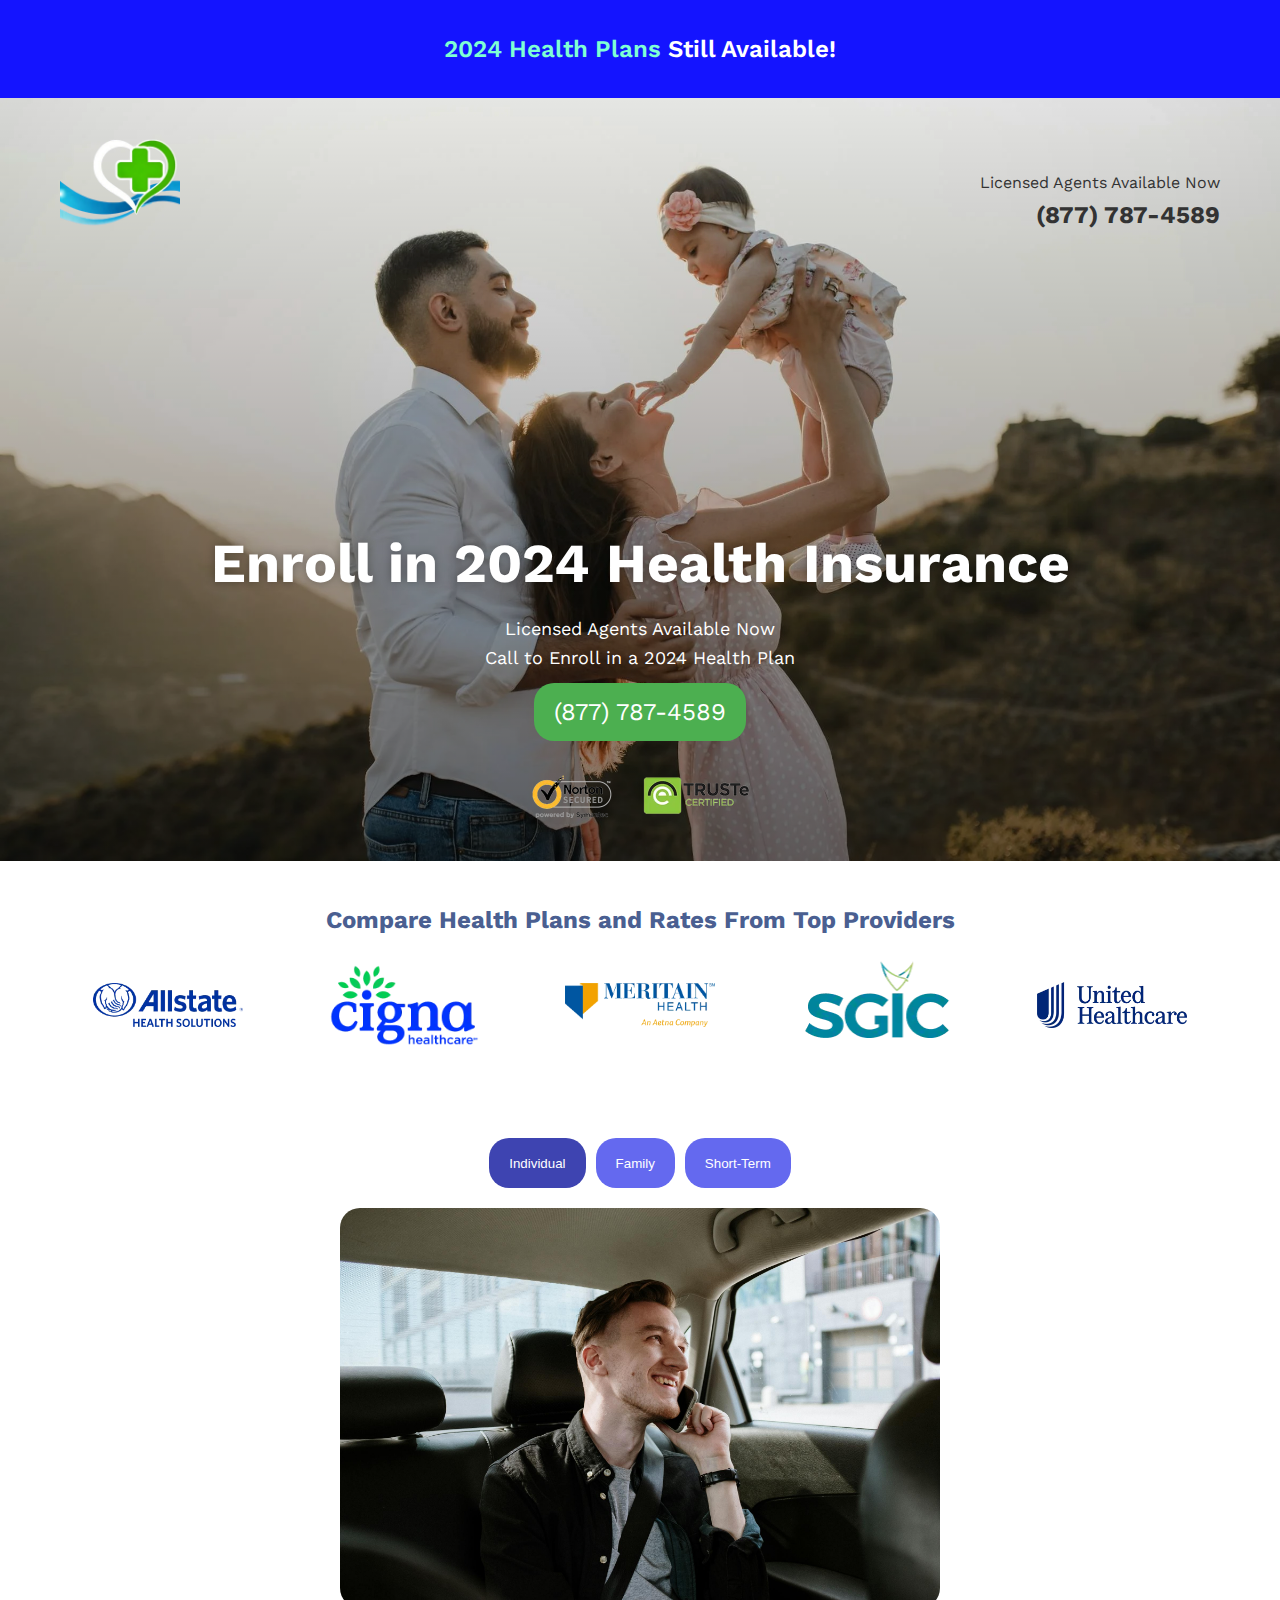
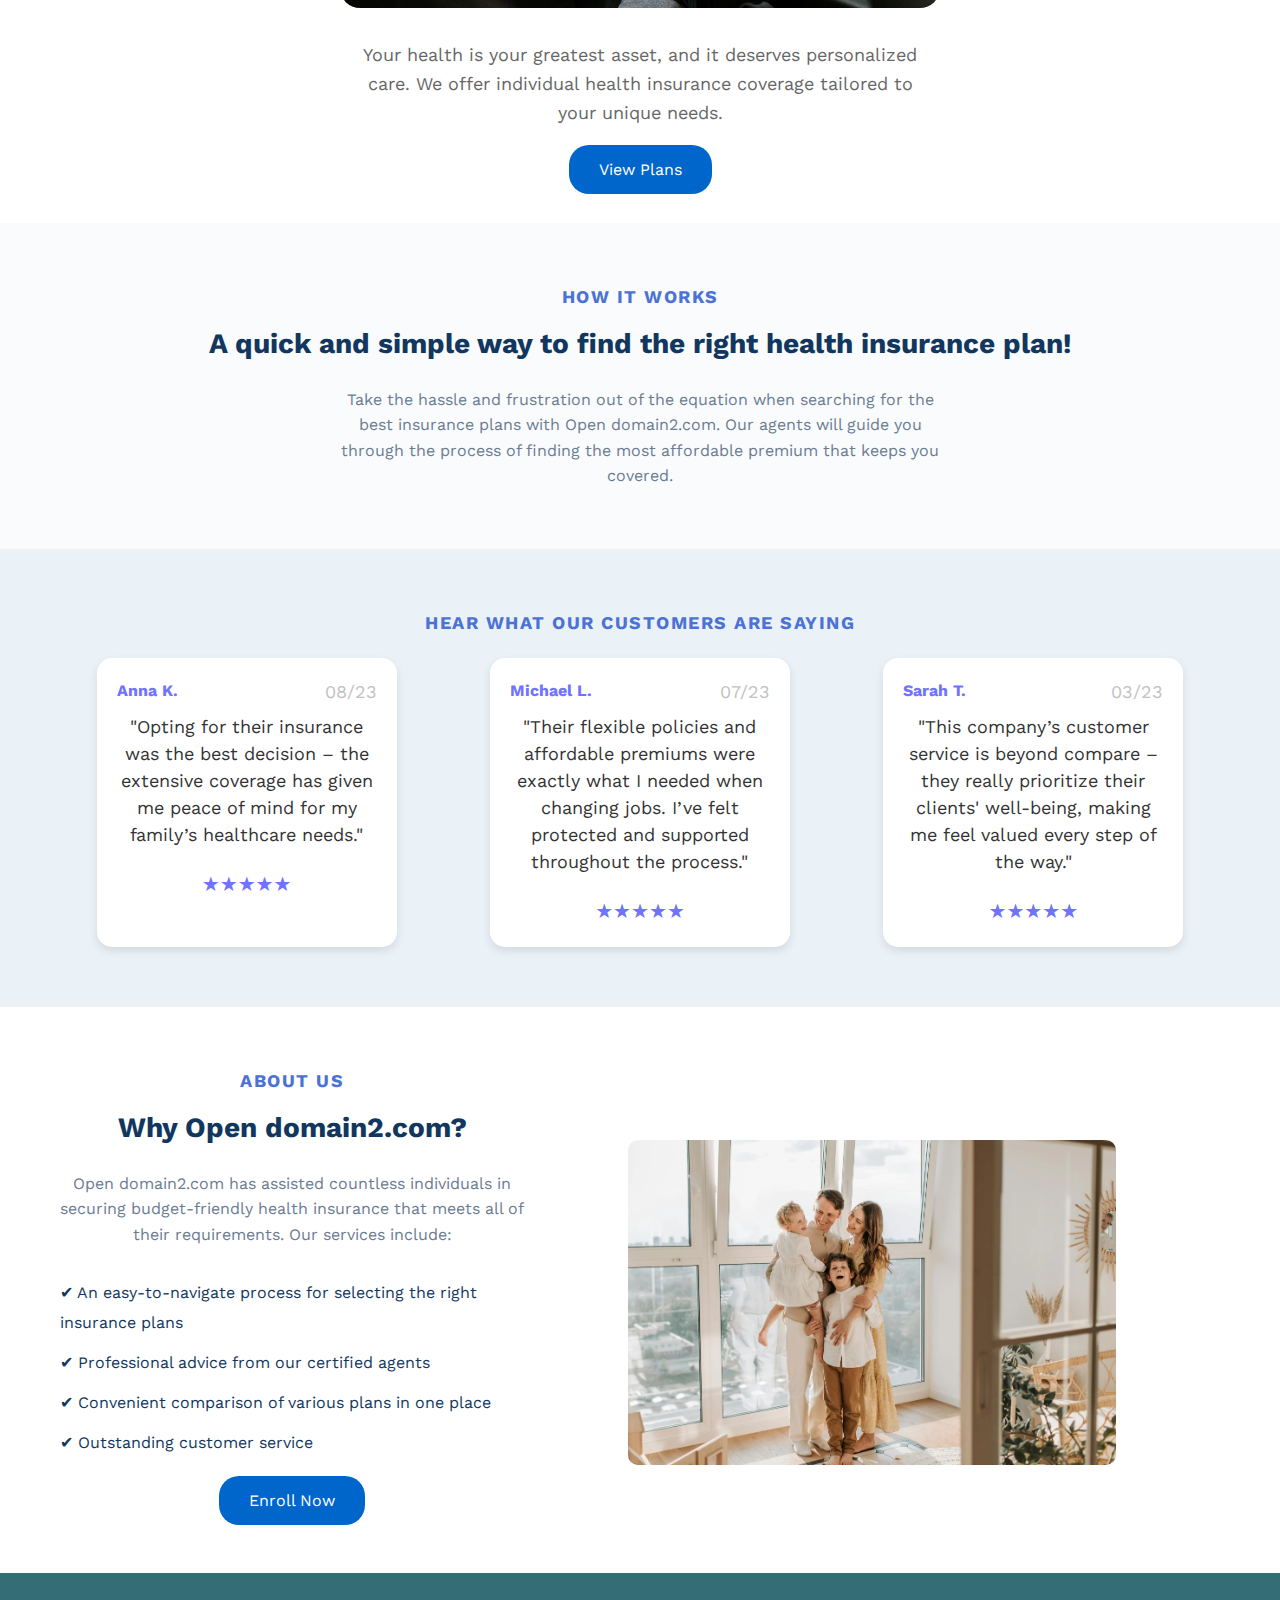
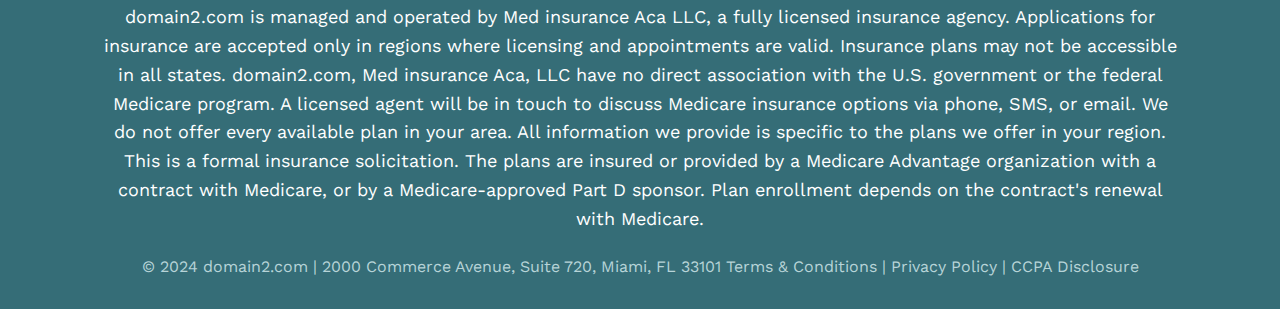
<file: index.html>
<!DOCTYPE html>
<html lang="en">

<head>
    <meta charset="UTF-8">
    <meta name="viewport" content="width=device-width, initial-scale=1.0">
    <meta http-equiv="X-UA-Compatible" content="IE=edge">
    <title>domain2.com</title>
    <link rel="stylesheet" href="css/styles.css">
    <link rel="icon" href="/images/logo.webp" type="image/x-icon">
</head>

<body>
    <div class="header__banner">
        <p><span>2024 Health Plans</span> Still Available!</p>
    </div>
    <header class="header">
        <div class="container container__header">
            <div class="header__top">
                <div class="logo">
                    <a href="/">
                        <img src="images/logo.webp" alt="Get Me Health Insurance Logo">
                    </a>
                </div>
                <div class="header__call">
                    <a href="tel:8777874589" class="phone-number">
                        <span class="phone-text">Licensed Agents Available Now</span>
                        <span class="phone">(877) 787-4589</span>
                    </a>
                </div>
            </div>
            <div class="header__content">
                <h1>Enroll in 2024 Health Insurance</h1>
                <div class="licensed-text">
                    <p>Licensed Agents Available Now <br> Call to Enroll in a 2024 Health Plan</p>
                </div>
                <a href="tel:8777874589" class="btn-call">(877) 787-4589</a>
                <div class="header__img-wrapper">
                    <img src="./images/header.webp" alt="header">
                </div>
            </div>
        </div>
    </header>

    <section class="health-plans">
        <div class="container">
            <h2>Compare Health Plans and Rates From Top Providers</h2>
            <div class="health-providers">
                <div class="provider">
                    <img src="images/1.webp" alt="Allstate">
                </div>
                <div class="provider">
                    <img src="images/2.webp" alt="Cigna">
                </div>
                <div class="provider">
                    <img src="images/3.webp" alt="Meritain Health">
                </div>
                <div class="provider">
                    <img src="images/4.webp" alt="SGIC">
                </div>
                <div class="provider">
                    <img src="images/5.webp" alt="United Healthcare">
                </div>
            </div>
        </div>
    </section>

    <section class="plans-section">
        <div class="container">
            <div class="tabs">
                <button class="tab-button active" onclick="showPlan('individual')">Individual</button>
                <button class="tab-button" onclick="showPlan('family')">Family</button>
                <button class="tab-button" onclick="showPlan('short-term')">Short-Term</button>
            </div>
            <div class="plan-content">
                <div class="plan active" id="individual">
                    <img src="/images/individ.webp" alt="Individual Plan">
                    <p>Your health is your greatest asset, and it deserves personalized care. We offer individual health
                        insurance coverage tailored to your unique needs.</p>
                </div>
                <div class="plan" id="family">
                    <img src="/images/family.webp" alt="Family Plan">
                    <p>We provide comprehensive health insurance plans designed to protect your entire family, offering
                        flexible and affordable options.</p>
                </div>
                <div class="plan" id="short-term">
                    <img src="/images/woman.webp" alt="Short-Term Plan">
                    <p>Short-term health insurance offers a temporary solution for unexpected health needs or while you
                        are between long-term plans.</p>
                </div>
            </div>
            <div class="view-plans-button">
                <a href="howitworks.html" class="btn">View Plans</a>
            </div>
        </div>
    </section>

    <script>
        function showPlan(plan) {
            const plans = document.querySelectorAll('.plan');
            const buttons = document.querySelectorAll('.tab-button');

            plans.forEach(p => p.classList.remove('active'));
            buttons.forEach(btn => btn.classList.remove('active'));

            document.getElementById(plan).classList.add('active');
            document.querySelector(`[onclick="showPlan('${plan}')"]`).classList.add('active');
        }

        // При загрузке страницы показать первый план
        document.addEventListener('DOMContentLoaded', () => {
            showPlan('individual');
        });

    </script>

    <section class="how-it-works-section">
        <div class="container">
            <h4 class="section-title">HOW IT WORKS</h4>
            <h2 class="main-title">A quick and simple way to find the right health insurance plan!</h2>
            <p class="description">
                Take the hassle and frustration out of the equation when searching for the best insurance plans with
                Open domain2.com. Our agents will guide you through the process of finding the most affordable premium
                that keeps you covered.
            </p>
        </div>
    </section>

    <section class="testimonials-section">
        <div class="container">
            <h4 class="section-title">Hear What our Customers are Saying</h4>
            <div class="testimonials">
                <div class="testimonial">
                    <h3 class="customer-name">Anna K.</h3>
                    <p class="date">08/23</p>
                    <p class="testimonial-text">"Opting for their insurance was the best decision – the extensive
                        coverage has given me peace of mind for my family’s healthcare needs."</p>
                    <div class="stars">★★★★★</div>
                </div>
                <div class="testimonial">
                    <h3 class="customer-name">Michael L.</h3>
                    <p class="date">07/23</p>
                    <p class="testimonial-text">"Their flexible policies and affordable premiums were exactly what I
                        needed when changing jobs. I’ve felt protected and supported throughout the process."</p>
                    <div class="stars">★★★★★</div>
                </div>
                <div class="testimonial">
                    <h3 class="customer-name">Sarah T.</h3>
                    <p class="date">03/23</p>
                    <p class="testimonial-text">"This company’s customer service is beyond compare – they really
                        prioritize their clients' well-being, making me feel valued every step of the way."</p>
                    <div class="stars">★★★★★</div>
                </div>

            </div>
        </div>
    </section>

    <section class="about-us-section">
        <div class="container container__about">
            <div class="about-us-content">

                <h4 class="section-title">ABOUT US</h4>
                <h2 class="main-title">Why Open domain2.com?</h2>
                <p class="description">Open domain2.com has assisted countless individuals in securing budget-friendly
                    health insurance that meets all of their requirements. Our services include:</p>
                <ul class="features-list">
                    <li>✔ An easy-to-navigate process for selecting the right insurance plans</li>
                    <li>✔ Professional advice from our certified agents</li>
                    <li>✔ Convenient comparison of various plans in one place</li>
                    <li>✔ Outstanding customer service</li>
                </ul>
                <a href="/questions.html" class="btn">Enroll Now</a>
            </div>

            <div class="about-us-image">
                <img src="/images/aboutfamily.webp" alt="Happy Family">
            </div>

        </div>
    </section>

    <footer class="footer-section">
        <p class="footer-text">
            domain2.com is managed and operated by Med insurance Aca LLC, a fully licensed insurance agency.
            Applications for insurance are accepted only in regions where licensing and appointments are valid.
            Insurance plans may not be accessible in all states. domain2.com, Med insurance Aca, LLC have no direct
            association with the U.S. government or the federal Medicare program. A licensed agent will be in touch to
            discuss Medicare insurance options via phone, SMS, or email. We do not offer every available plan in your
            area. All information we provide is specific to the plans we offer in your region. This is a formal
            insurance solicitation. The plans are insured or provided by a Medicare Advantage organization with a
            contract with Medicare, or by a Medicare-approved Part D sponsor. Plan enrollment depends on the contract's
            renewal with Medicare.
        </p>
        <p class="footer-copyright">
            © 2024 domain2.com | 2000 Commerce Avenue, Suite 720, Miami, FL 33101 <a href="terms.html">Terms &
                Conditions</a> | <a href="privacy.html">Privacy Policy</a> | <a href="ccpa.html">CCPA Disclosure</a>
        </p>
    </footer>

   

    <!-- Modal -->
    <div id="myModal" class="modal">
        <div class="modal-content">
            <span class="close">&times;</span>
            <div class="modal-container">
                <div class="modal-left">
                    <img src="/images/operator.jpeg" alt="Operator">
                </div>
                <div class="modal-right">
                    <h3>Looking For Medicare <br>Advantage Plans?</h3>
                    <a href="tel:8777874589" class="link_tel">
                        <p class="modal_p">
                            <svg xmlns="http://www.w3.org/2000/svg" width="25" height="25" viewBox="0 0 25 25"
                                fill="none" style="vertical-align: middle;">
                                <path
                                    d="M19.3977 15.7554C21.8034 16.7207 23.5984 18.0075 24.9597 19.521C25.3032 21.9718 23.3875 23.7687 21.6368 24.8721C17.4882 25.6054 11.5954 23.1544 6.72039 18.2795C1.84537 13.404 -0.605303 7.51157 0.127783 3.36305C1.23103 1.61239 3.02794 -0.303316 5.47884 0.0403413C6.99233 1.40186 8.27932 3.19693 9.24469 5.60287C9.40531 6.0034 9.31353 6.46048 9.01982 6.77674C8.53815 7.2955 7.66714 8.16965 6.32381 9.2971C5.9855 9.58108 5.90308 10.0662 6.11895 10.4515C7.05678 12.1253 8.27694 13.7451 9.76619 15.2344C11.2547 16.723 12.8765 17.9455 14.5477 18.8859C14.9334 19.1029 15.4198 19.0203 15.704 18.6809C16.8307 17.3351 17.7044 16.4632 18.2232 15.9812C18.5395 15.6869 18.9969 15.5946 19.3977 15.7554Z"
                                    fill="#197AA9" />
                            </svg>
                            <i class="fas fa-phone-alt"></i> (877) 787-4589
                        </p>
                    </a>
                    <p class="modal_p_undertel">Speak Directly with a Licensed Insurance Agent.</p>
                </div>
            </div>
        </div>
    </div>
    
    <script src="./scripts.js"></script>
</body>

</html>
</file>
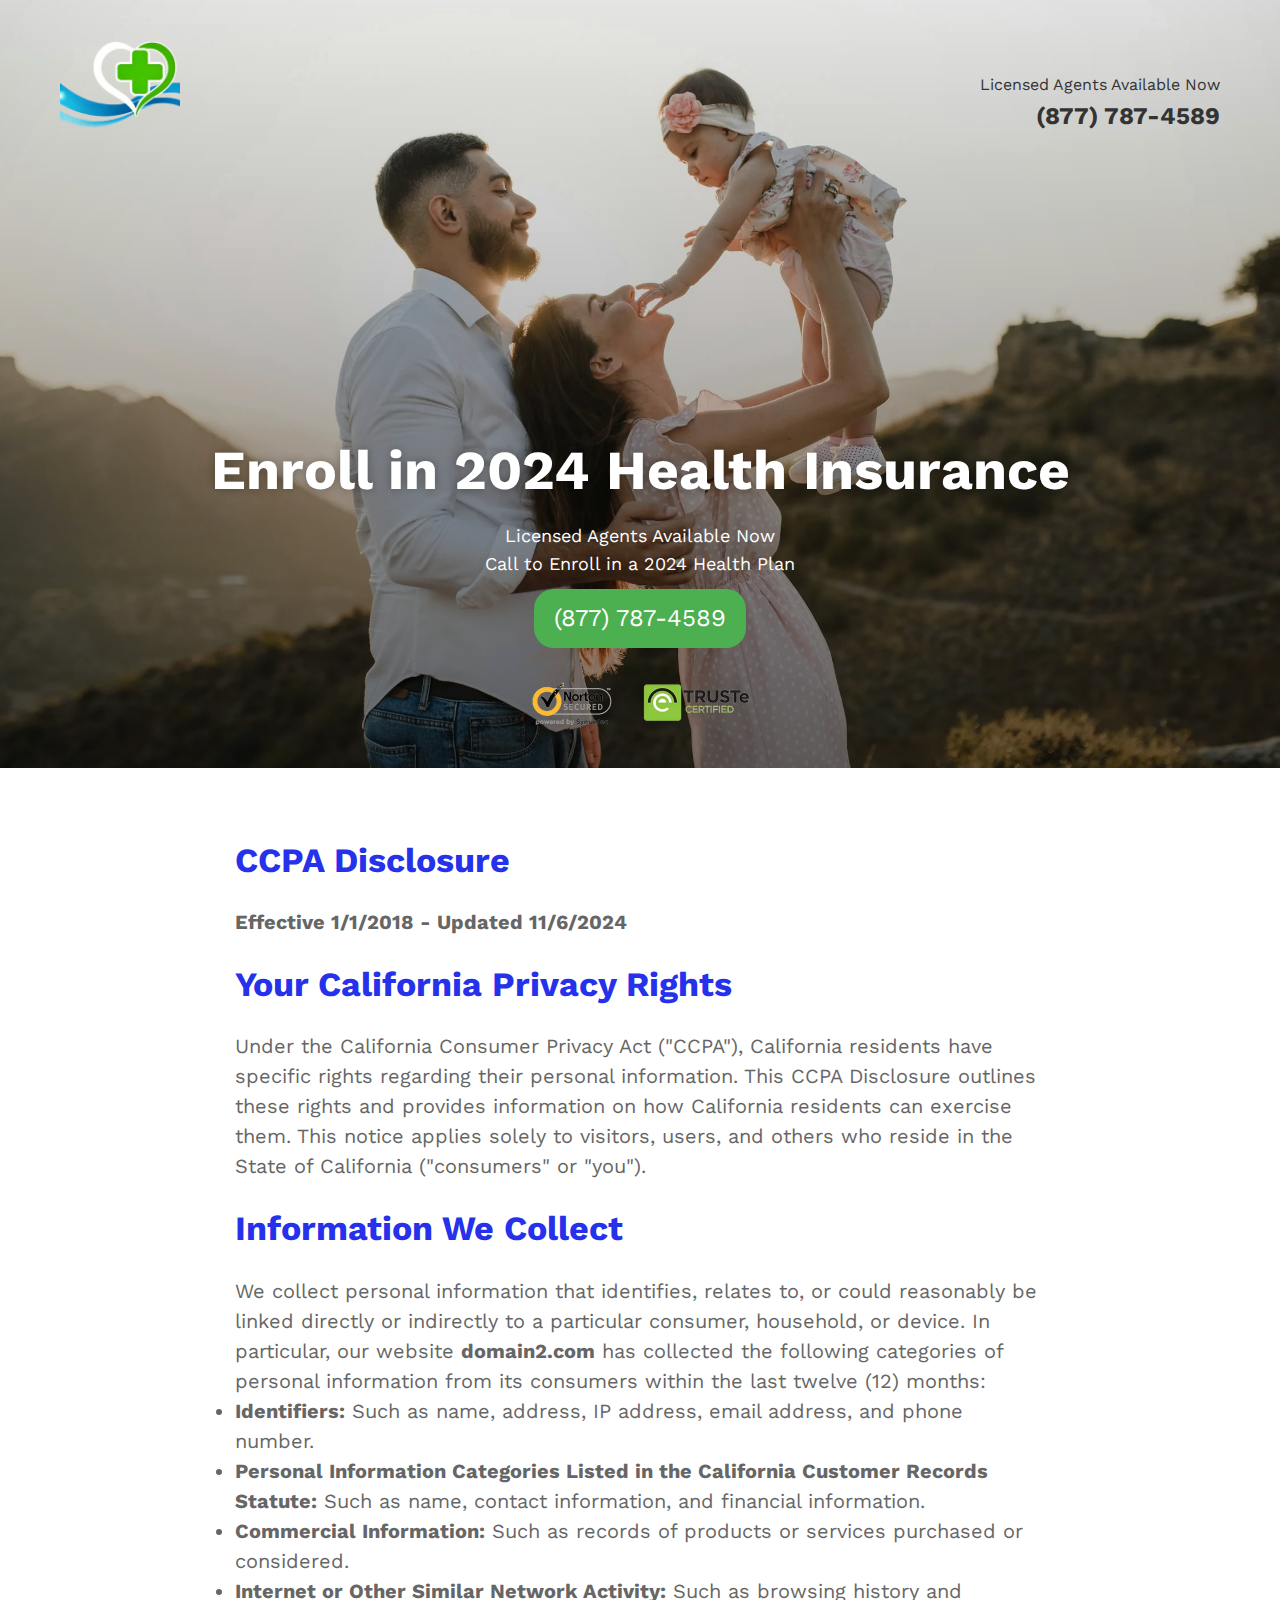
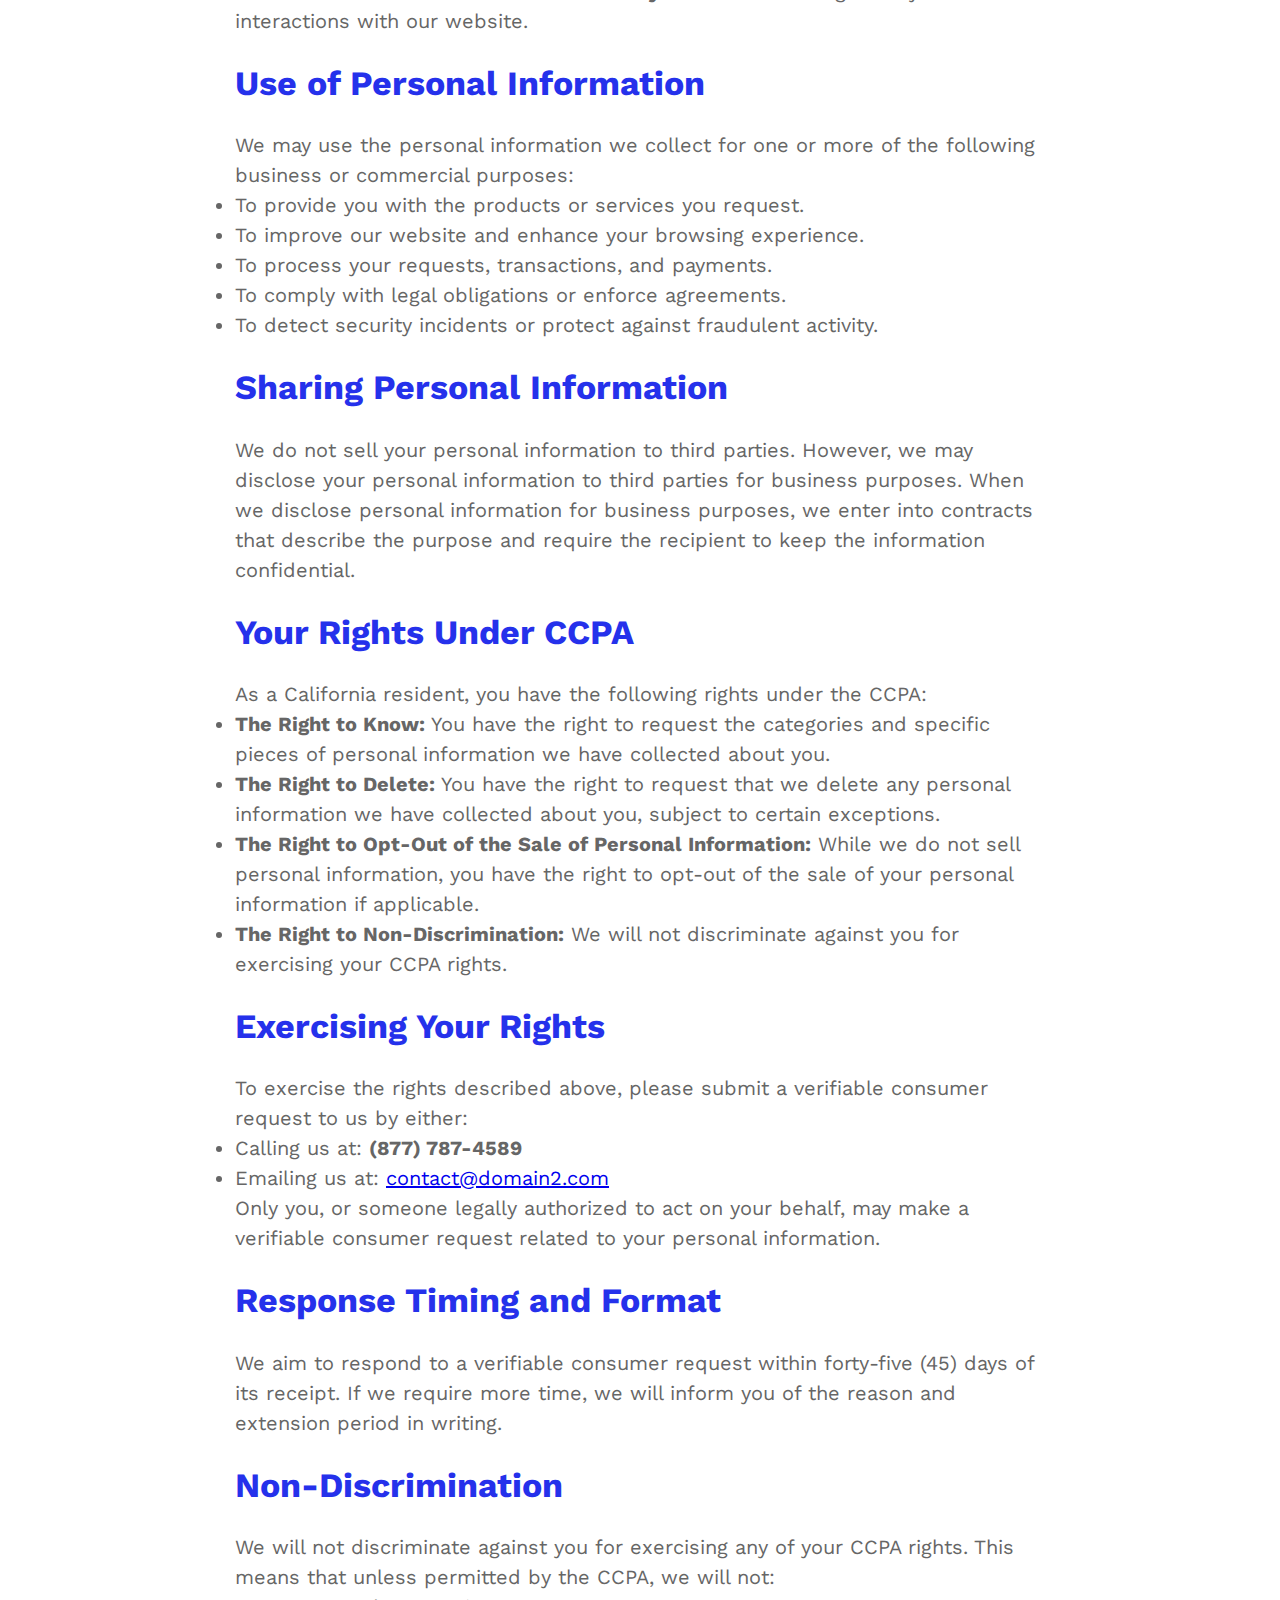
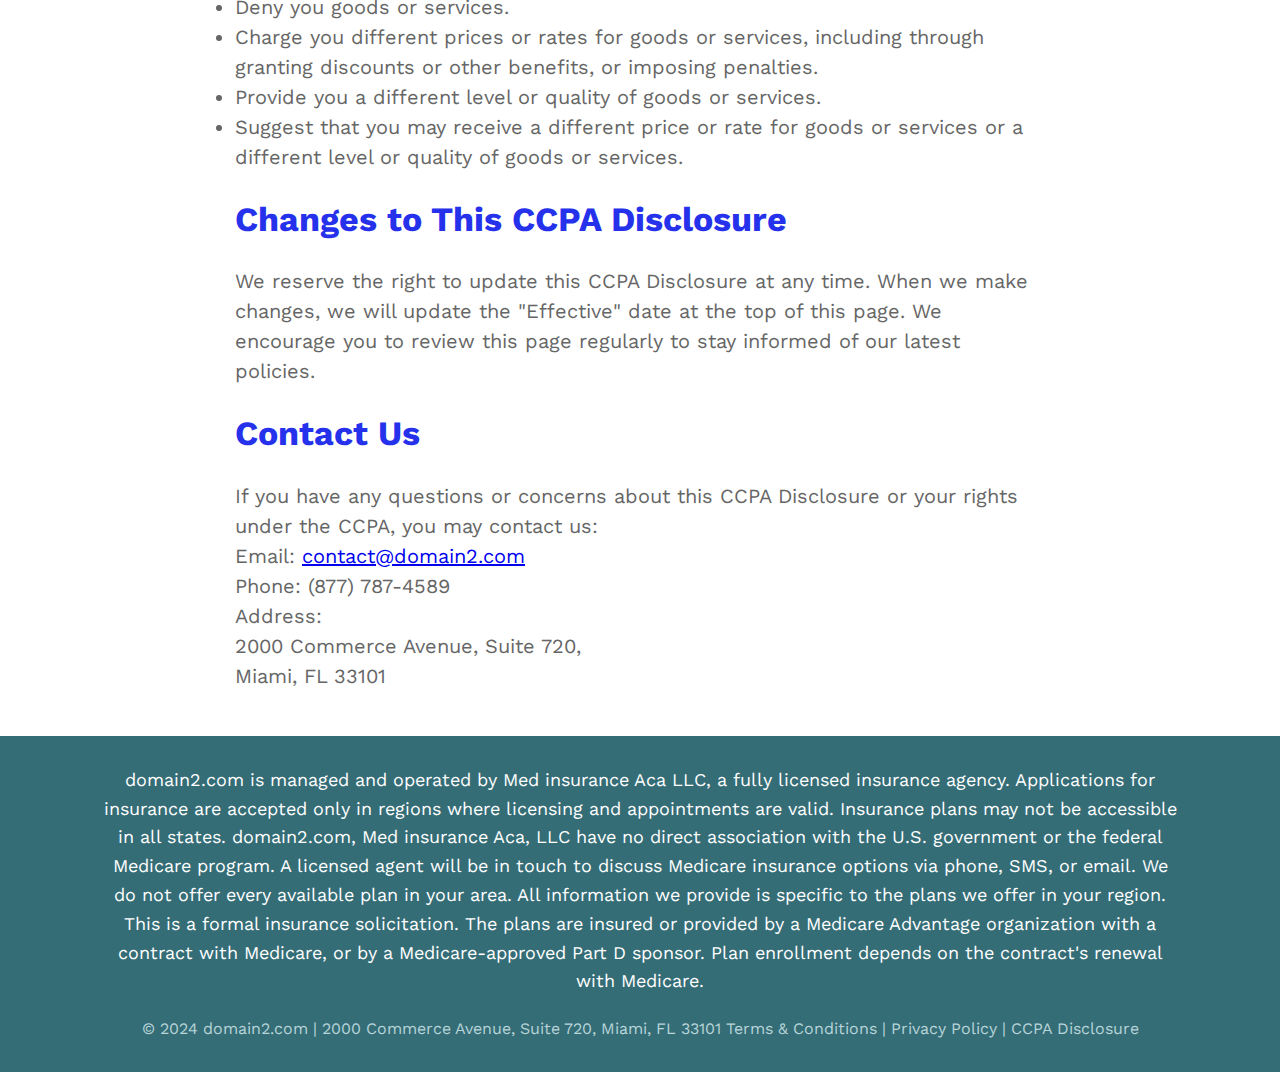
<file: ccpa.html>
<!DOCTYPE html>
<html lang="en">

<head>
    <meta charset="UTF-8">
    <meta name="viewport" content="width=device-width, initial-scale=1.0">
    <meta http-equiv="X-UA-Compatible" content="IE=edge">
    <title>domain2.com / Terms</title>
    <link rel="stylesheet" href="css/styles.css">
    <link rel="icon" href="/images/logo.webp" type="image/x-icon">
</head>
 
<style>
    h1, h2 {
            margin: 20px 0px;
    }
</style>

<body>
    
    <header class="header">
        <div class="container container__header">
            <div class="header__top">
                <div class="logo">
                    <a href="/">
                        <img src="images/logo.webp" alt="Get Me Health Insurance Logo">
                    </a>
                </div>
                <div class="header__call">
                    <a href="tel:8777874589" class="phone-number">
                        <span class="phone-text">Licensed Agents Available Now</span>
                        <span class="phone">(877) 787-4589</span>
                    </a>
                </div>
            </div>
            <div class="header__content">
                <h1>Enroll in 2024 Health Insurance</h1>
                <div class="licensed-text">
                    <p>Licensed Agents Available Now <br> Call to Enroll in a 2024 Health Plan</p>
                </div>
                <a href="tel:8777874589" class="btn-call">(877) 787-4589</a>
                <div class="header__img-wrapper">
                    <img src="./images/header.webp" alt="header">
                </div>
            </div>
        </div>
    </header>

  <main>
    <section class="max-width">
       <div class="container">
           <h1>CCPA Disclosure</h1>
           <p><strong>Effective 1/1/2018 - Updated 11/6/2024</strong></p>

           <h2>Your California Privacy Rights</h2>
           <p>Under the California Consumer Privacy Act ("CCPA"), California residents have specific rights regarding their personal information. This CCPA Disclosure outlines these rights and provides information on how California residents can exercise them. This notice applies solely to visitors, users, and others who reside in the State of California ("consumers" or "you").</p>

           <h2>Information We Collect</h2>
           <p>We collect personal information that identifies, relates to, or could reasonably be linked directly or indirectly to a particular consumer, household, or device. In particular, our website <strong>domain2.com</strong> has collected the following categories of personal information from its consumers within the last twelve (12) months:</p>
           <ul>
               <li><strong>Identifiers:</strong> Such as name, address, IP address, email address, and phone number.</li>
               <li><strong>Personal Information Categories Listed in the California Customer Records Statute:</strong> Such as name, contact information, and financial information.</li>
               <li><strong>Commercial Information:</strong> Such as records of products or services purchased or considered.</li>
               <li><strong>Internet or Other Similar Network Activity:</strong> Such as browsing history and interactions with our website.</li>
           </ul>

           <h2>Use of Personal Information</h2>
           <p>We may use the personal information we collect for one or more of the following business or commercial purposes:</p>
           <ul>
               <li>To provide you with the products or services you request.</li>
               <li>To improve our website and enhance your browsing experience.</li>
               <li>To process your requests, transactions, and payments.</li>
               <li>To comply with legal obligations or enforce agreements.</li>
               <li>To detect security incidents or protect against fraudulent activity.</li>
           </ul>

           <h2>Sharing Personal Information</h2>
           <p>We do not sell your personal information to third parties. However, we may disclose your personal information to third parties for business purposes. When we disclose personal information for business purposes, we enter into contracts that describe the purpose and require the recipient to keep the information confidential.</p>

           <h2>Your Rights Under CCPA</h2>
           <p>As a California resident, you have the following rights under the CCPA:</p>
           <ul>
               <li><strong>The Right to Know:</strong> You have the right to request the categories and specific pieces of personal information we have collected about you.</li>
               <li><strong>The Right to Delete:</strong> You have the right to request that we delete any personal information we have collected about you, subject to certain exceptions.</li>
               <li><strong>The Right to Opt-Out of the Sale of Personal Information:</strong> While we do not sell personal information, you have the right to opt-out of the sale of your personal information if applicable.</li>
               <li><strong>The Right to Non-Discrimination:</strong> We will not discriminate against you for exercising your CCPA rights.</li>
           </ul>

           <h2>Exercising Your Rights</h2>
           <p>To exercise the rights described above, please submit a verifiable consumer request to us by either:</p>
           <ul>
               <li>Calling us at: <strong>(877) 787-4589</strong></li>
               <li>Emailing us at: <a href="mailto:contact@domain2.com">contact@domain2.com</a></li>
           </ul>
           <p>Only you, or someone legally authorized to act on your behalf, may make a verifiable consumer request related to your personal information.</p>

           <h2>Response Timing and Format</h2>
           <p>We aim to respond to a verifiable consumer request within forty-five (45) days of its receipt. If we require more time, we will inform you of the reason and extension period in writing.</p>

           <h2>Non-Discrimination</h2>
           <p>We will not discriminate against you for exercising any of your CCPA rights. This means that unless permitted by the CCPA, we will not:</p>
           <ul>
               <li>Deny you goods or services.</li>
               <li>Charge you different prices or rates for goods or services, including through granting discounts or other benefits, or imposing penalties.</li>
               <li>Provide you a different level or quality of goods or services.</li>
               <li>Suggest that you may receive a different price or rate for goods or services or a different level or quality of goods or services.</li>
           </ul>

           <h2>Changes to This CCPA Disclosure</h2>
           <p>We reserve the right to update this CCPA Disclosure at any time. When we make changes, we will update the "Effective" date at the top of this page. We encourage you to review this page regularly to stay informed of our latest policies.</p>

           <h2>Contact Us</h2>
           <p>If you have any questions or concerns about this CCPA Disclosure or your rights under the CCPA, you may contact us:</p>
           <p>Email: <a href="mailto:contact@domain2.com">contact@domain2.com</a><br>
              Phone: (877) 787-4589</p>
           <p>Address:<br>
              2000 Commerce Avenue, Suite 720,<br>
              Miami, FL 33101</p>
        </div>
    </section>
</main>



     <footer class="footer-section">
    <p class="footer-text">
        domain2.com is managed and operated by Med insurance Aca LLC, a fully licensed insurance agency. Applications for insurance are accepted only in regions where licensing and appointments are valid. Insurance plans may not be accessible in all states. domain2.com, Med insurance Aca, LLC have no direct association with the U.S. government or the federal Medicare program. A licensed agent will be in touch to discuss Medicare insurance options via phone, SMS, or email. We do not offer every available plan in your area. All information we provide is specific to the plans we offer in your region. This is a formal insurance solicitation. The plans are insured or provided by a Medicare Advantage organization with a contract with Medicare, or by a Medicare-approved Part D sponsor. Plan enrollment depends on the contract's renewal with Medicare.
    </p>
    <p class="footer-copyright">
        © 2024 domain2.com | 2000 Commerce Avenue, Suite 720, Miami, FL 33101 <a href="terms.html">Terms & Conditions</a> | <a href="privacy.html">Privacy Policy</a> | <a href="ccpa.html">CCPA Disclosure</a>
    </p>
</footer>

<!-- Modal -->
    <div id="myModal" class="modal">
        <div class="modal-content">
            <span class="close">&times;</span>
            <div class="modal-container">
                <div class="modal-left">
                    <img src="/images/operator.jpeg" alt="Operator">
                </div>
                <div class="modal-right">
                    <h3>Looking For Medicare <br>Advantage Plans?</h3>
                    <a href="tel:8777874589" class="link_tel">
                        <p class="modal_p">
                            <svg xmlns="http://www.w3.org/2000/svg" width="25" height="25" viewBox="0 0 25 25"
                                fill="none" style="vertical-align: middle;">
                                <path
                                    d="M19.3977 15.7554C21.8034 16.7207 23.5984 18.0075 24.9597 19.521C25.3032 21.9718 23.3875 23.7687 21.6368 24.8721C17.4882 25.6054 11.5954 23.1544 6.72039 18.2795C1.84537 13.404 -0.605303 7.51157 0.127783 3.36305C1.23103 1.61239 3.02794 -0.303316 5.47884 0.0403413C6.99233 1.40186 8.27932 3.19693 9.24469 5.60287C9.40531 6.0034 9.31353 6.46048 9.01982 6.77674C8.53815 7.2955 7.66714 8.16965 6.32381 9.2971C5.9855 9.58108 5.90308 10.0662 6.11895 10.4515C7.05678 12.1253 8.27694 13.7451 9.76619 15.2344C11.2547 16.723 12.8765 17.9455 14.5477 18.8859C14.9334 19.1029 15.4198 19.0203 15.704 18.6809C16.8307 17.3351 17.7044 16.4632 18.2232 15.9812C18.5395 15.6869 18.9969 15.5946 19.3977 15.7554Z"
                                    fill="#197AA9" />
                            </svg>
                            <i class="fas fa-phone-alt"></i> (877) 787-4589
                        </p>
                    </a>
                    <p class="modal_p_undertel">Speak Directly with a Licensed Insurance Agent.</p>
                </div>
            </div>
        </div>
    </div>
    
    <script src="./scripts.js"></script>
   
</body>

</html>
</file>
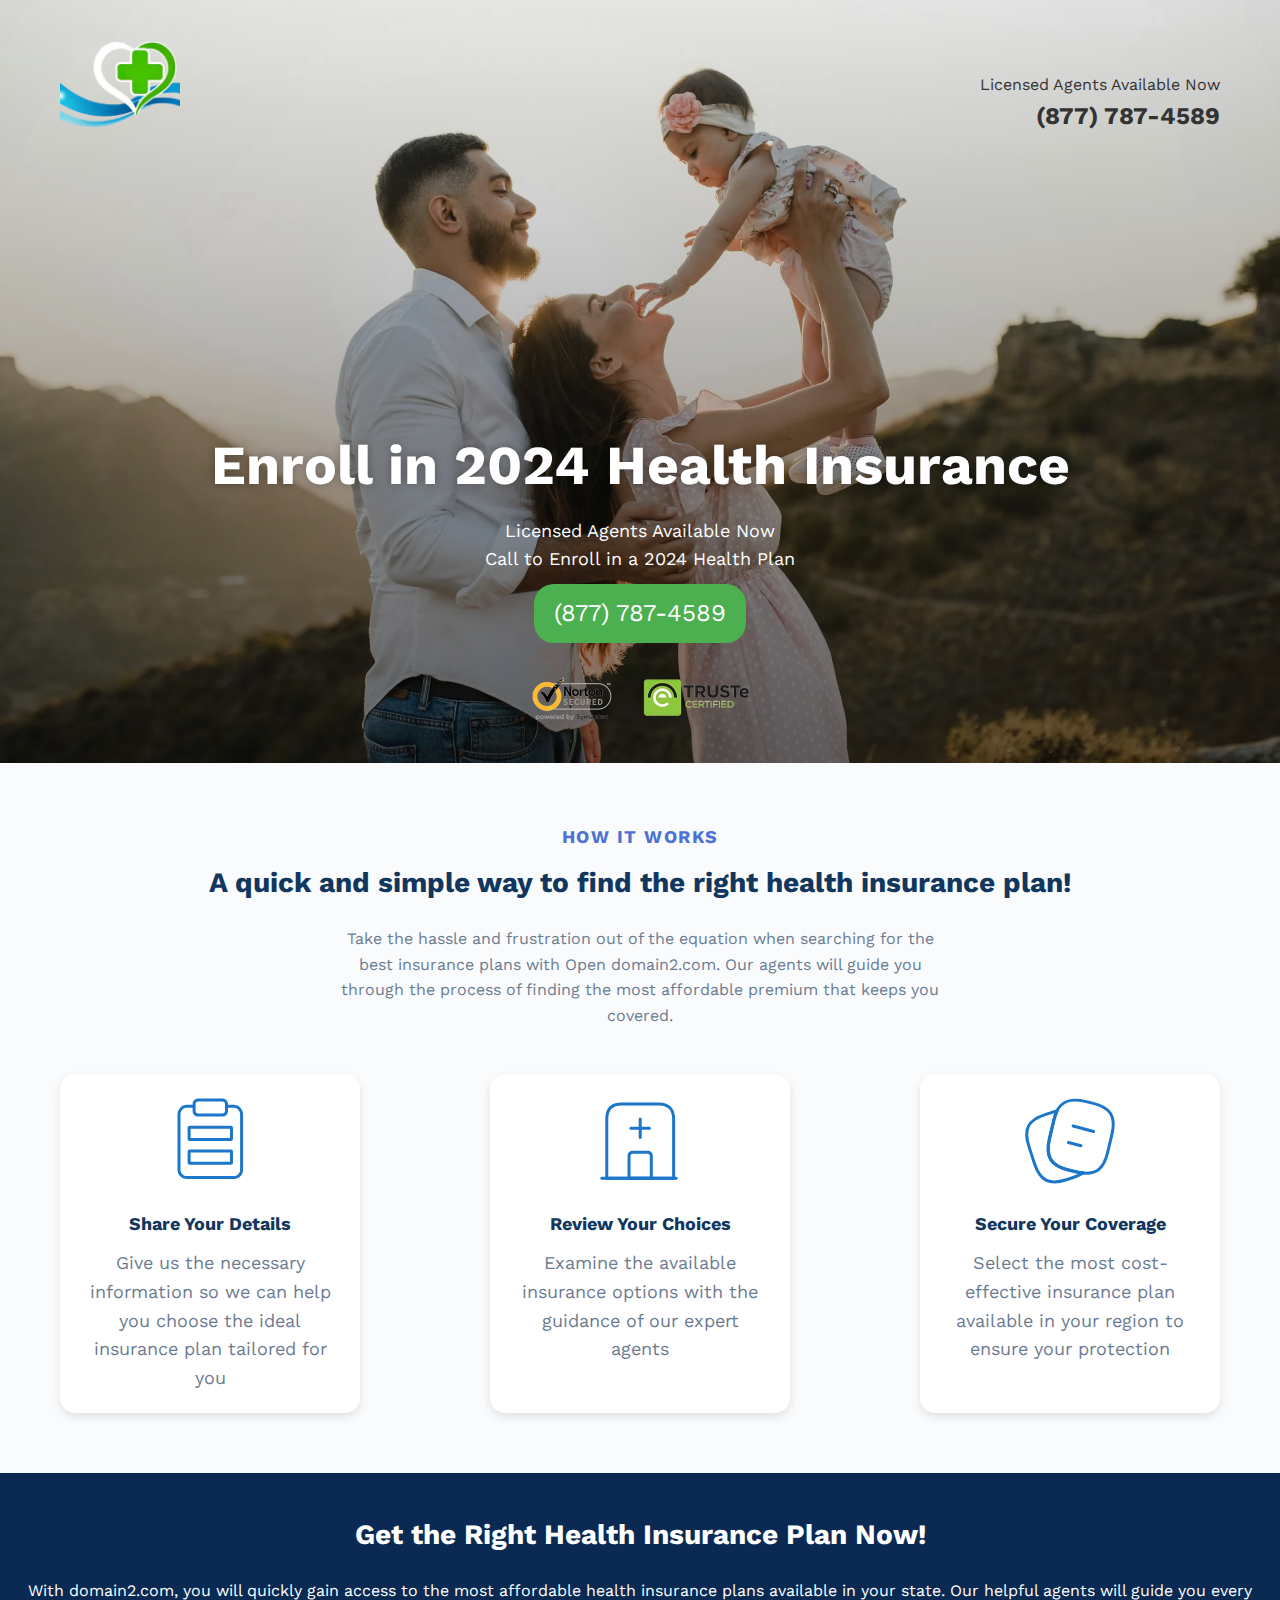
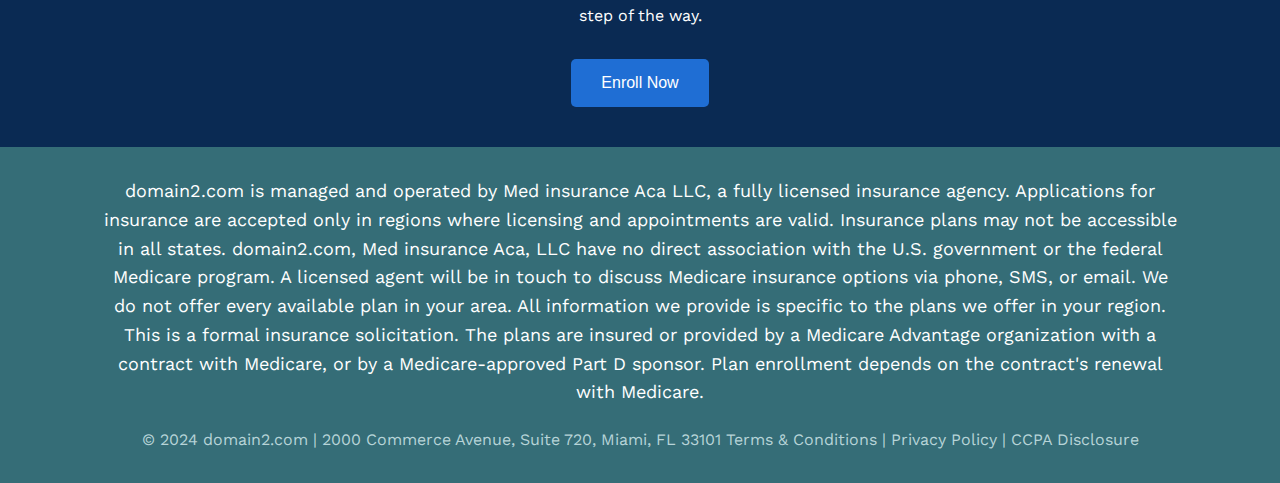
<file: howitworks.html>
<!DOCTYPE html>
<html lang="en">

<head>
    <meta charset="UTF-8">
    <meta name="viewport" content="width=device-width, initial-scale=1.0">
    <meta http-equiv="X-UA-Compatible" content="IE=edge">
    <title>domain2.com</title>
    <link rel="stylesheet" href="css/styles.css">
    <link rel="icon" href="/images/logo.webp" type="image/x-icon">
</head>

<body>
    <header class="header">
        <div class="container container__header">
            <div class="header__top">
                <div class="logo">
                    <a href="/">
                        <img src="images/logo.webp" alt="Get Me Health Insurance Logo">
                    </a>
                </div>
                <div class="header__call">
                    <a href="tel:8777874589" class="phone-number">
                        <span class="phone-text">Licensed Agents Available Now</span>
                        <span class="phone">(877) 787-4589</span>
                    </a>
                </div>
            </div>
            <div class="header__content">
                <h1>Enroll in 2024 Health Insurance</h1>
                <div class="licensed-text">
                    <p>Licensed Agents Available Now <br> Call to Enroll in a 2024 Health Plan</p>
                </div>
                <a href="tel:8777874589" class="btn-call">(877) 787-4589</a>
                <div class="header__img-wrapper">
                    <img src="./images/header.webp" alt="header">
                </div>
            </div>
        </div>
    </header>

    <section class="how-it-works-section">
        <div class="container">
            <h4 class="section-title">HOW IT WORKS</h4>
            <h2 class="main-title">A quick and simple way to find the right health insurance plan!</h2>
            <p class="description">
                Take the hassle and frustration out of the equation when searching for the best insurance plans with
                Open domain2.com. Our agents will guide you through the process of finding the most affordable premium
                that keeps you covered.
            </p>

            <div class="steps-container">
                <div class="step">
                    <div class="icon">
                        <img src="/images/icon1.svg" alt="Share Your Details Icon">
                    </div>
                    <h3 class="step-title">Share Your Details</h3>
                    <p class="step-description">Give us the necessary information so we can help you choose the ideal
                        insurance plan tailored for you</p>
                </div>

                <div class="step">
                    <div class="icon">
                        <img src="/images/2.svg" alt="Review Your Choices Icon">
                    </div>
                    <h3 class="step-title">Review Your Choices</h3>
                    <p class="step-description">Examine the available insurance options with the guidance of our expert
                        agents</p>
                </div>

                <div class="step">
                    <div class="icon">
                        <img src="/images/3.svg" alt="Secure Your Coverage Icon">
                    </div>
                    <h3 class="step-title">Secure Your Coverage</h3>
                    <p class="step-description">Select the most cost-effective insurance plan available in your region
                        to ensure your protection</p>
                </div>

            </div>
        </div>
    </section>

    <section class="cta-section">
        <div class="cta-container">
            <h2>Get the Right Health Insurance Plan Now!</h2>
            <p>With domain2.com, you will quickly gain access to the most affordable health insurance plans available in
                your state. Our helpful agents will guide you every step of the way.</p>
            <button class="cta-button" id="openModalBtn">Enroll Now</button>
        </div>
    </section>

    <div id="myModal" class="modal">
        <div class="modal-content">
            <span class="close" id="closeModalBtn">&times;</span>
            <div class="modal-container">
                <div class="modal-left">
                    <img src="/images/operator.jpeg" alt="Operator">
                </div>
                <div class="modal-right">
                    <h3>Looking For Medicare <br>Advantage Plans?</h3>
                    <a href="tel:8777874589" class="link_tel">
                        <p class="modal_p">
                            <svg xmlns="http://www.w3.org/2000/svg" width="25" height="25" viewBox="0 0 25 25"
                                fill="none" style="vertical-align: middle;">
                                <path
                                    d="M19.3977 15.7554C21.8034 16.7207 23.5984 18.0075 24.9597 19.521C25.3032 21.9718 23.3875 23.7687 21.6368 24.8721C17.4882 25.6054 11.5954 23.1544 6.72039 18.2795C1.84537 13.404 -0.605303 7.51157 0.127783 3.36305C1.23103 1.61239 3.02794 -0.303316 5.47884 0.0403413C6.99233 1.40186 8.27932 3.19693 9.24469 5.60287C9.40531 6.0034 9.31353 6.46048 9.01982 6.77674C8.53815 7.2955 7.66714 8.16965 6.32381 9.2971C5.9855 9.58108 5.90308 10.0662 6.11895 10.4515C7.05678 12.1253 8.27694 13.7451 9.76619 15.2344C11.2547 16.723 12.8765 17.9455 14.5477 18.8859C14.9334 19.1029 15.4198 19.0203 15.704 18.6809C16.8307 17.3351 17.7044 16.4632 18.2232 15.9812C18.5395 15.6869 18.9969 15.5946 19.3977 15.7554Z"
                                    fill="#197AA9" />
                            </svg>
                            <i class="fas fa-phone-alt"></i> (877) 787-4589
                        </p>
                    </a>
                    <p class="modal_p_undertel">Speak Directly with a Licensed Insurance Agent.</p>
                </div>
            </div>
        </div>
    </div>

    <script>
        document.getElementById("openModalBtn").onclick = function () {
            document.getElementById("myModal").style.display = "flex";
        };

        document.getElementById("closeModalBtn").onclick = function () {
            document.getElementById("myModal").style.display = "none";
        };

        window.onclick = function (event) {
            if (event.target == document.getElementById("myModal")) {
                document.getElementById("myModal").style.display = "none";
            }
        };
    </script>

    <footer class="footer-section">
        <p class="footer-text">
            domain2.com is managed and operated by Med insurance Aca LLC, a fully licensed insurance agency.
            Applications for insurance are accepted only in regions where licensing and appointments are valid.
            Insurance plans may not be accessible in all states. domain2.com, Med insurance Aca, LLC have no direct
            association with the U.S. government or the federal Medicare program. A licensed agent will be in touch to
            discuss Medicare insurance options via phone, SMS, or email. We do not offer every available plan in your
            area. All information we provide is specific to the plans we offer in your region. This is a formal
            insurance solicitation. The plans are insured or provided by a Medicare Advantage organization with a
            contract with Medicare, or by a Medicare-approved Part D sponsor. Plan enrollment depends on the contract's
            renewal with Medicare.
        </p>
        <p class="footer-copyright">
            © 2024 domain2.com | 2000 Commerce Avenue, Suite 720, Miami, FL 33101 <a href="terms.html">Terms &
                Conditions</a> | <a href="privacy.html">Privacy Policy</a> | <a href="ccpa.html">CCPA Disclosure</a>
        </p>
    </footer>

</body>

</html>
</file>
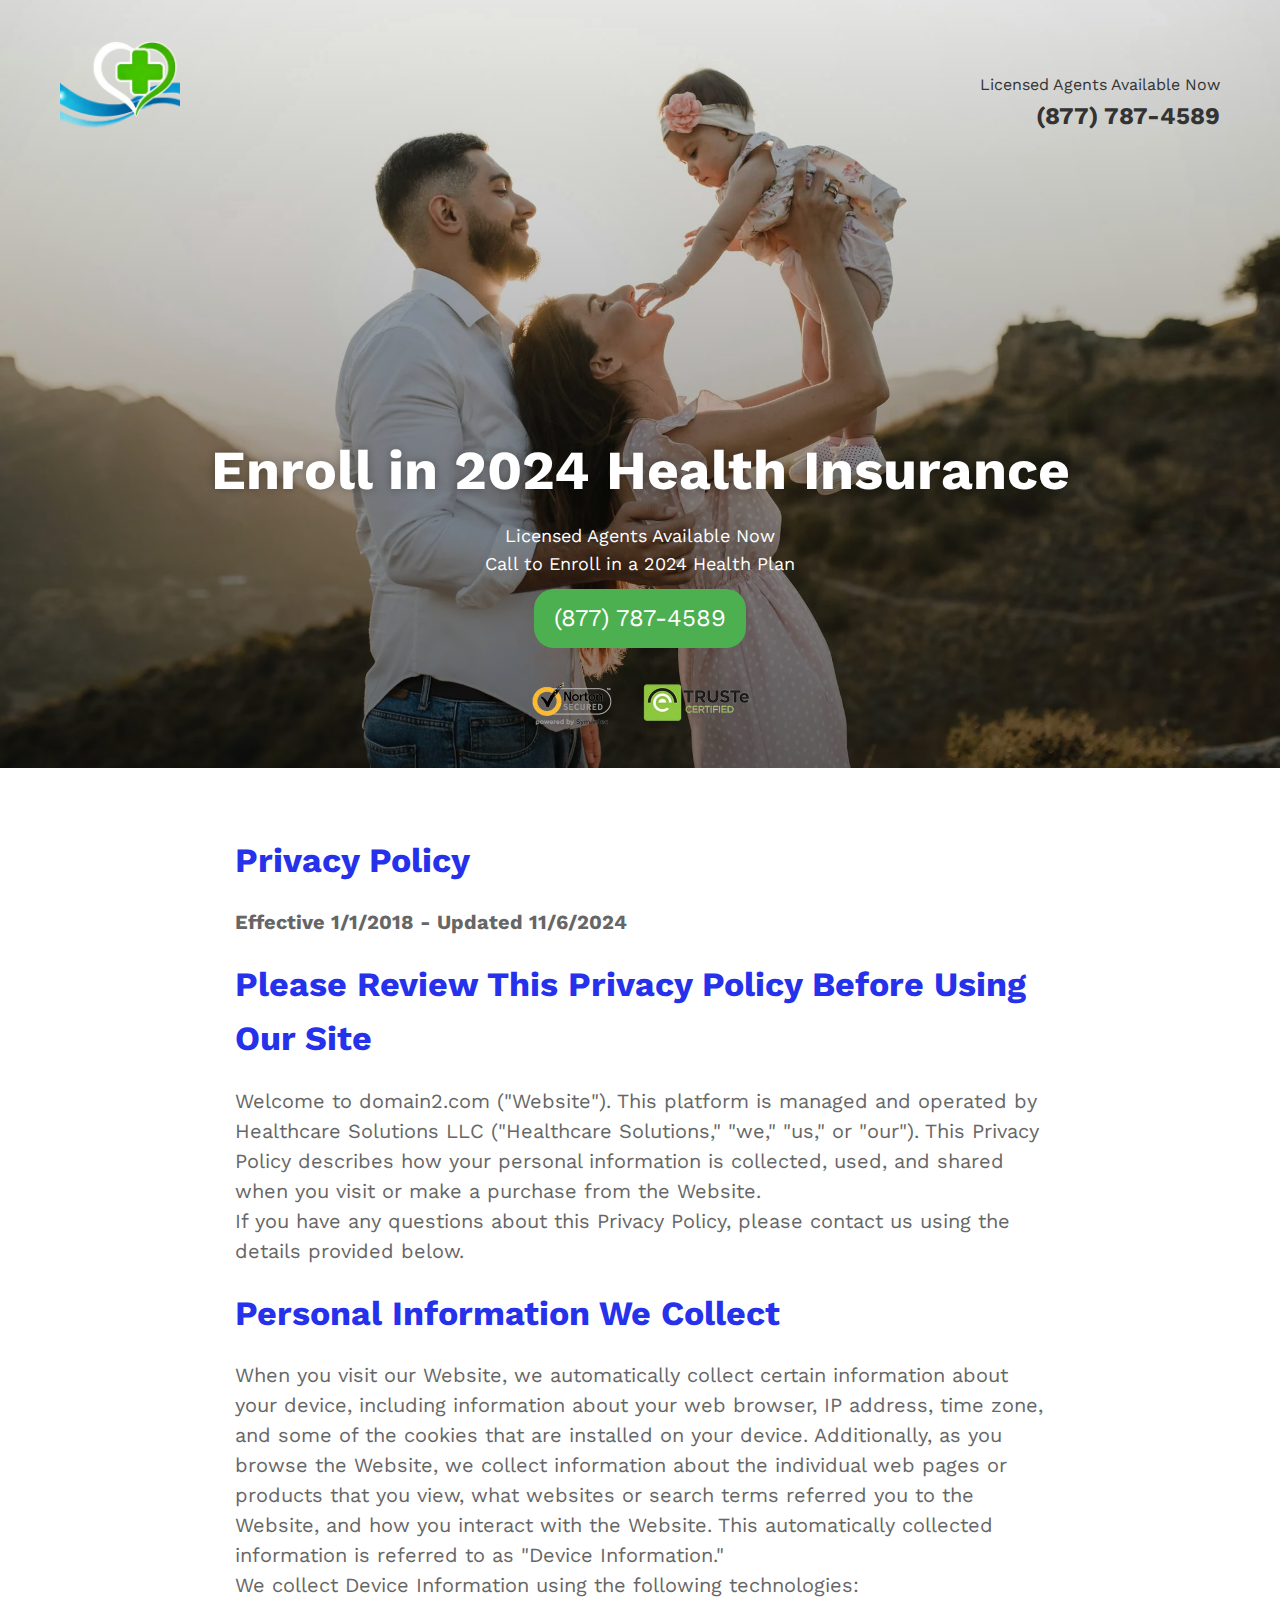
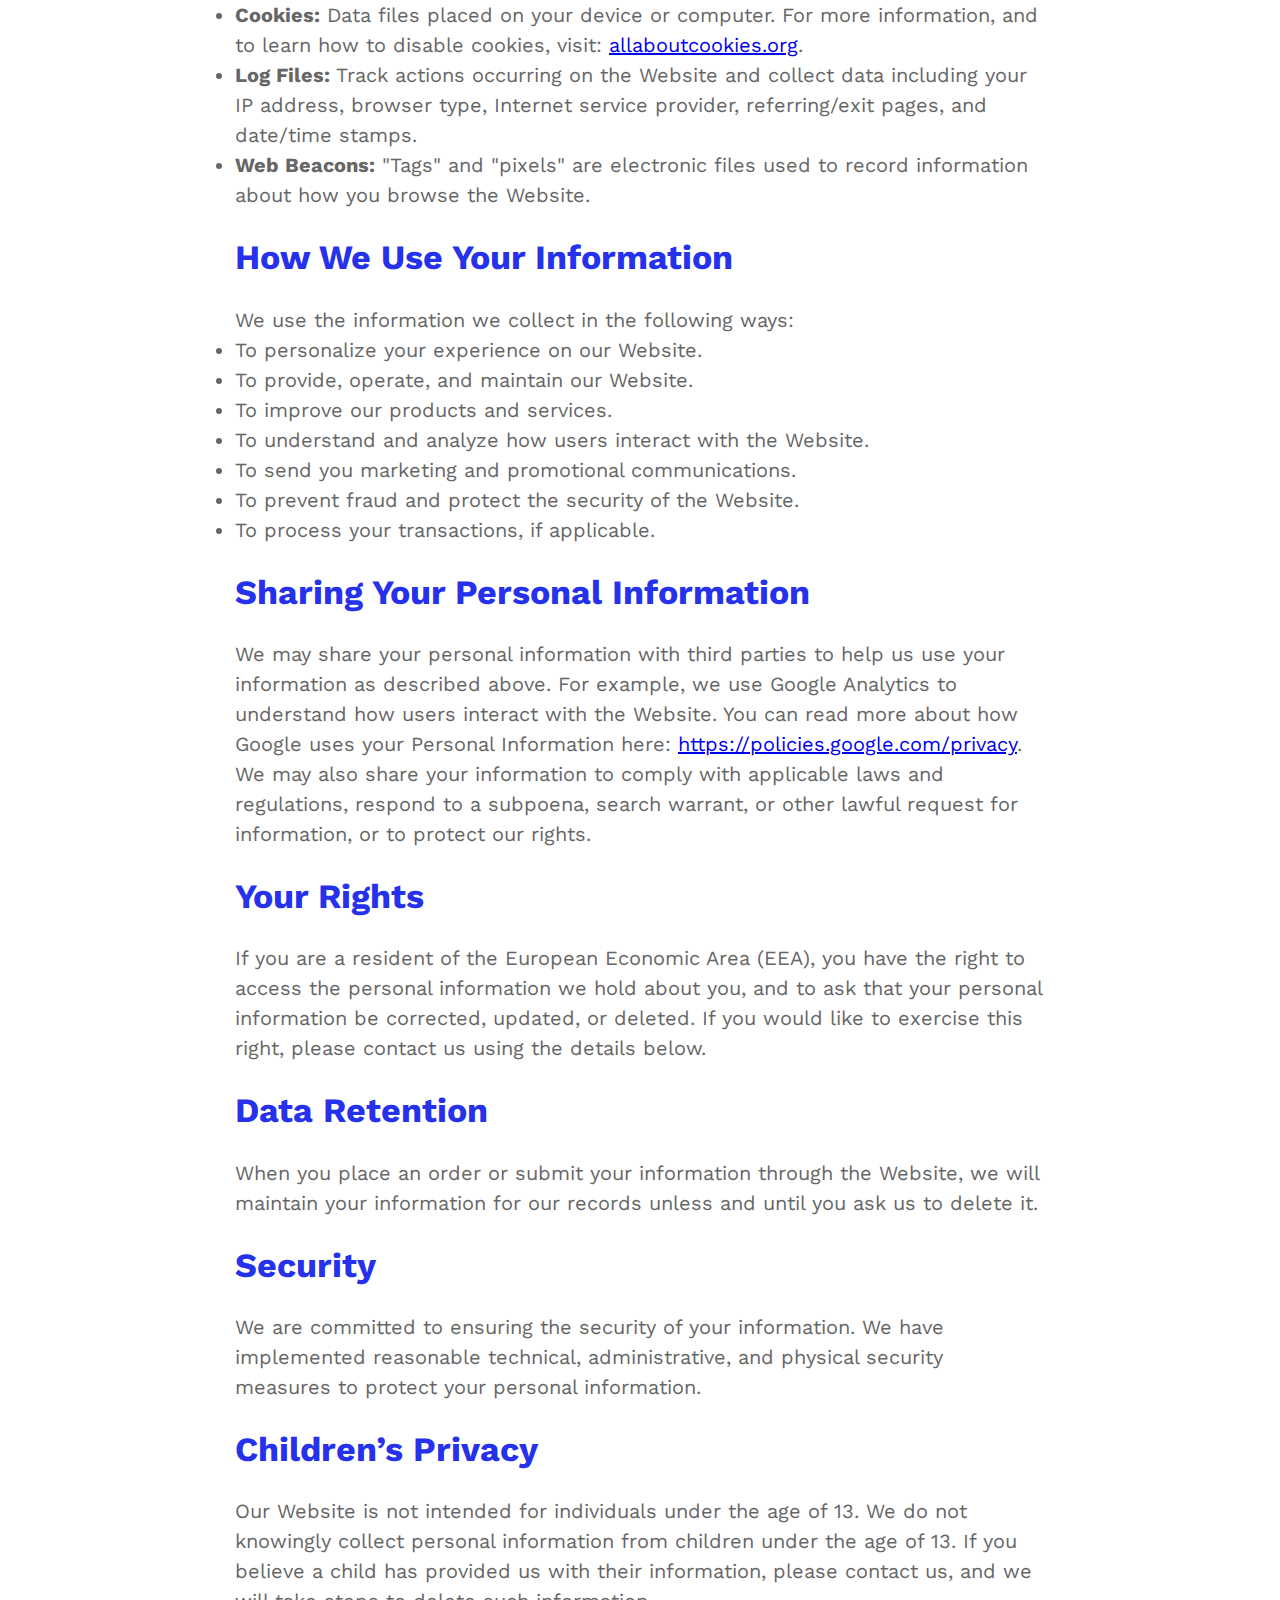
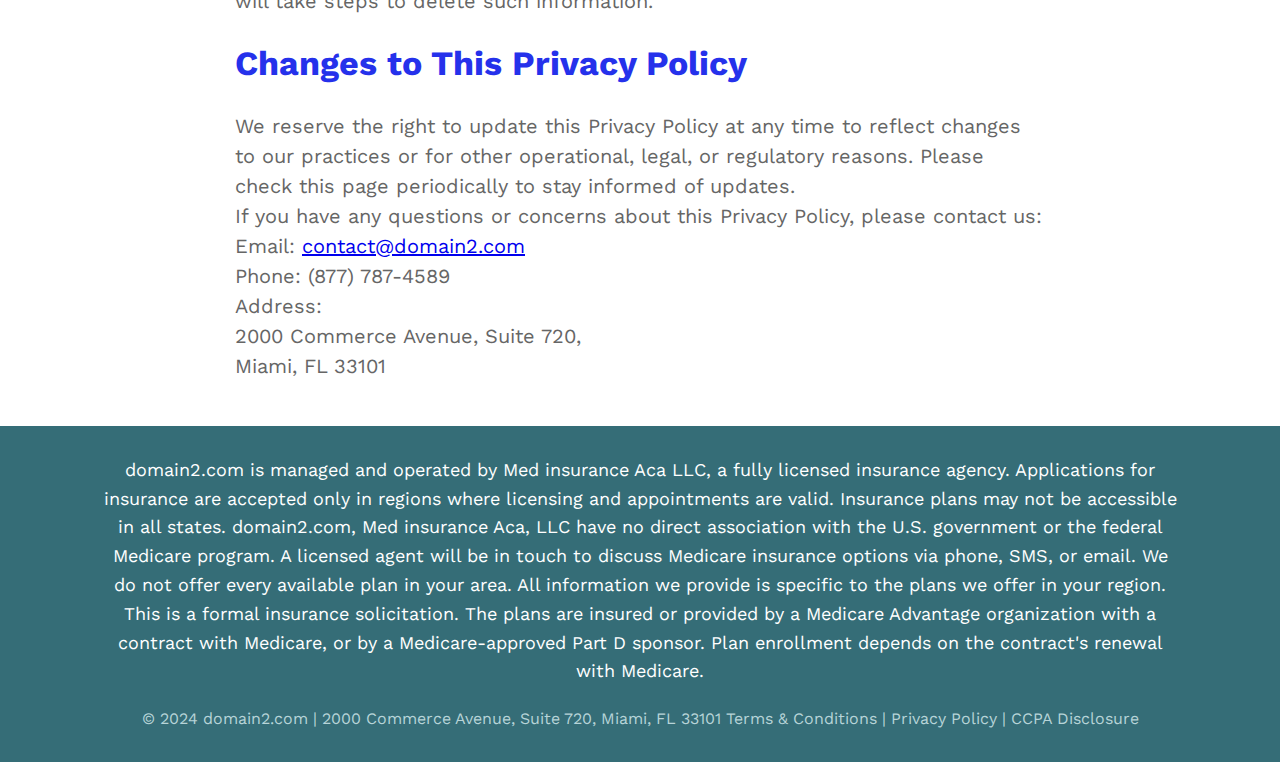
<file: privacy.html>
<!DOCTYPE html>
<html lang="en">

<head>
    <meta charset="UTF-8">
    <meta name="viewport" content="width=device-width, initial-scale=1.0">
    <meta http-equiv="X-UA-Compatible" content="IE=edge">
    <title>domain2.com / Privacy Policy</title>
    <link rel="stylesheet" href="css/styles.css">
    <link rel="icon" href="/images/logo.webp" type="image/x-icon">
</head>
 
<style>
    h1, h2 {
            margin: 20px 0px;
    }
</style>

<body>
    
    <header class="header">
        <div class="container container__header">
            <div class="header__top">
                <div class="logo">
                    <a href="/">
                        <img src="images/logo.webp" alt="Get Me Health Insurance Logo">
                    </a>
                </div>
                <div class="header__call">
                    <a href="tel:8777874589" class="phone-number">
                        <span class="phone-text">Licensed Agents Available Now</span>
                        <span class="phone">(877) 787-4589</span>
                    </a>
                </div>
            </div>
            <div class="header__content">
                <h1>Enroll in 2024 Health Insurance</h1>
                <div class="licensed-text">
                    <p>Licensed Agents Available Now <br> Call to Enroll in a 2024 Health Plan</p>
                </div>
                <a href="tel:8777874589" class="btn-call">(877) 787-4589</a>
                <div class="header__img-wrapper">
                    <img src="./images/header.webp" alt="header">
                </div>
            </div>
        </div>
    </header>

   <main>
    <section class="max-width">
       <div class="container">
           <h1>Privacy Policy</h1>
           <p><strong>Effective 1/1/2018 - Updated 11/6/2024</strong></p>
           <h2>Please Review This Privacy Policy Before Using Our Site</h2>
           <p>Welcome to domain2.com ("Website"). This platform is managed and operated by Healthcare Solutions LLC ("Healthcare Solutions," "we," "us," or "our"). This Privacy Policy describes how your personal information is collected, used, and shared when you visit or make a purchase from the Website.</p>
           <p>If you have any questions about this Privacy Policy, please contact us using the details provided below.</p>

           <h2>Personal Information We Collect</h2>
           <p>When you visit our Website, we automatically collect certain information about your device, including information about your web browser, IP address, time zone, and some of the cookies that are installed on your device. Additionally, as you browse the Website, we collect information about the individual web pages or products that you view, what websites or search terms referred you to the Website, and how you interact with the Website. This automatically collected information is referred to as "Device Information."</p>
           <p>We collect Device Information using the following technologies:</p>
           <ul>
              <li><strong>Cookies:</strong> Data files placed on your device or computer. For more information, and to learn how to disable cookies, visit: <a href="https://www.allaboutcookies.org">allaboutcookies.org</a>.</li>
              <li><strong>Log Files:</strong> Track actions occurring on the Website and collect data including your IP address, browser type, Internet service provider, referring/exit pages, and date/time stamps.</li>
              <li><strong>Web Beacons:</strong> "Tags" and "pixels" are electronic files used to record information about how you browse the Website.</li>
           </ul>

           <h2>How We Use Your Information</h2>
           <p>We use the information we collect in the following ways:</p>
           <ul>
              <li>To personalize your experience on our Website.</li>
              <li>To provide, operate, and maintain our Website.</li>
              <li>To improve our products and services.</li>
              <li>To understand and analyze how users interact with the Website.</li>
              <li>To send you marketing and promotional communications.</li>
              <li>To prevent fraud and protect the security of the Website.</li>
              <li>To process your transactions, if applicable.</li>
           </ul>

           <h2>Sharing Your Personal Information</h2>
           <p>We may share your personal information with third parties to help us use your information as described above. For example, we use Google Analytics to understand how users interact with the Website. You can read more about how Google uses your Personal Information here: <a href="https://policies.google.com/privacy">https://policies.google.com/privacy</a>.</p>
           <p>We may also share your information to comply with applicable laws and regulations, respond to a subpoena, search warrant, or other lawful request for information, or to protect our rights.</p>

           <h2>Your Rights</h2>
           <p>If you are a resident of the European Economic Area (EEA), you have the right to access the personal information we hold about you, and to ask that your personal information be corrected, updated, or deleted. If you would like to exercise this right, please contact us using the details below.</p>

           <h2>Data Retention</h2>
           <p>When you place an order or submit your information through the Website, we will maintain your information for our records unless and until you ask us to delete it.</p>

           <h2>Security</h2>
           <p>We are committed to ensuring the security of your information. We have implemented reasonable technical, administrative, and physical security measures to protect your personal information.</p>

           <h2>Children’s Privacy</h2>
           <p>Our Website is not intended for individuals under the age of 13. We do not knowingly collect personal information from children under the age of 13. If you believe a child has provided us with their information, please contact us, and we will take steps to delete such information.</p>

           <h2>Changes to This Privacy Policy</h2>
           <p>We reserve the right to update this Privacy Policy at any time to reflect changes to our practices or for other operational, legal, or regulatory reasons. Please check this page periodically to stay informed of updates.</p>

           <p>If you have any questions or concerns about this Privacy Policy, please contact us:</p>
           <p>Email: <a href="mailto:contact@domain2.com">contact@domain2.com</a><br>
              Phone: (877) 787-4589</p>
           <p>Address:<br>
              2000 Commerce Avenue, Suite 720,<br>
              Miami, FL 33101</p>
        </div>
    </section>
</main>



     <footer class="footer-section">
    <p class="footer-text">
        domain2.com is managed and operated by Med insurance Aca LLC, a fully licensed insurance agency. Applications for insurance are accepted only in regions where licensing and appointments are valid. Insurance plans may not be accessible in all states. domain2.com, Med insurance Aca, LLC have no direct association with the U.S. government or the federal Medicare program. A licensed agent will be in touch to discuss Medicare insurance options via phone, SMS, or email. We do not offer every available plan in your area. All information we provide is specific to the plans we offer in your region. This is a formal insurance solicitation. The plans are insured or provided by a Medicare Advantage organization with a contract with Medicare, or by a Medicare-approved Part D sponsor. Plan enrollment depends on the contract's renewal with Medicare.
    </p>
    <p class="footer-copyright">
        © 2024 domain2.com | 2000 Commerce Avenue, Suite 720, Miami, FL 33101 <a href="terms.html">Terms & Conditions</a> | <a href="privacy.html">Privacy Policy</a> | <a href="ccpa.html">CCPA Disclosure</a>
    </p>
</footer>

<!-- Modal -->
    <div id="myModal" class="modal">
        <div class="modal-content">
            <span class="close">&times;</span>
            <div class="modal-container">
                <div class="modal-left">
                    <img src="/images/operator.jpeg" alt="Operator">
                </div>
                <div class="modal-right">
                    <h3>Looking For Medicare <br>Advantage Plans?</h3>
                    <a href="tel:8777874589" class="link_tel">
                        <p class="modal_p">
                            <svg xmlns="http://www.w3.org/2000/svg" width="25" height="25" viewBox="0 0 25 25"
                                fill="none" style="vertical-align: middle;">
                                <path
                                    d="M19.3977 15.7554C21.8034 16.7207 23.5984 18.0075 24.9597 19.521C25.3032 21.9718 23.3875 23.7687 21.6368 24.8721C17.4882 25.6054 11.5954 23.1544 6.72039 18.2795C1.84537 13.404 -0.605303 7.51157 0.127783 3.36305C1.23103 1.61239 3.02794 -0.303316 5.47884 0.0403413C6.99233 1.40186 8.27932 3.19693 9.24469 5.60287C9.40531 6.0034 9.31353 6.46048 9.01982 6.77674C8.53815 7.2955 7.66714 8.16965 6.32381 9.2971C5.9855 9.58108 5.90308 10.0662 6.11895 10.4515C7.05678 12.1253 8.27694 13.7451 9.76619 15.2344C11.2547 16.723 12.8765 17.9455 14.5477 18.8859C14.9334 19.1029 15.4198 19.0203 15.704 18.6809C16.8307 17.3351 17.7044 16.4632 18.2232 15.9812C18.5395 15.6869 18.9969 15.5946 19.3977 15.7554Z"
                                    fill="#197AA9" />
                            </svg>
                            <i class="fas fa-phone-alt"></i> (877) 787-4589
                        </p>
                    </a>
                    <p class="modal_p_undertel">Speak Directly with a Licensed Insurance Agent.</p>
                </div>
            </div>
        </div>
    </div>
    
    <script src="./scripts.js"></script>
   
</body>

</html>
</file>
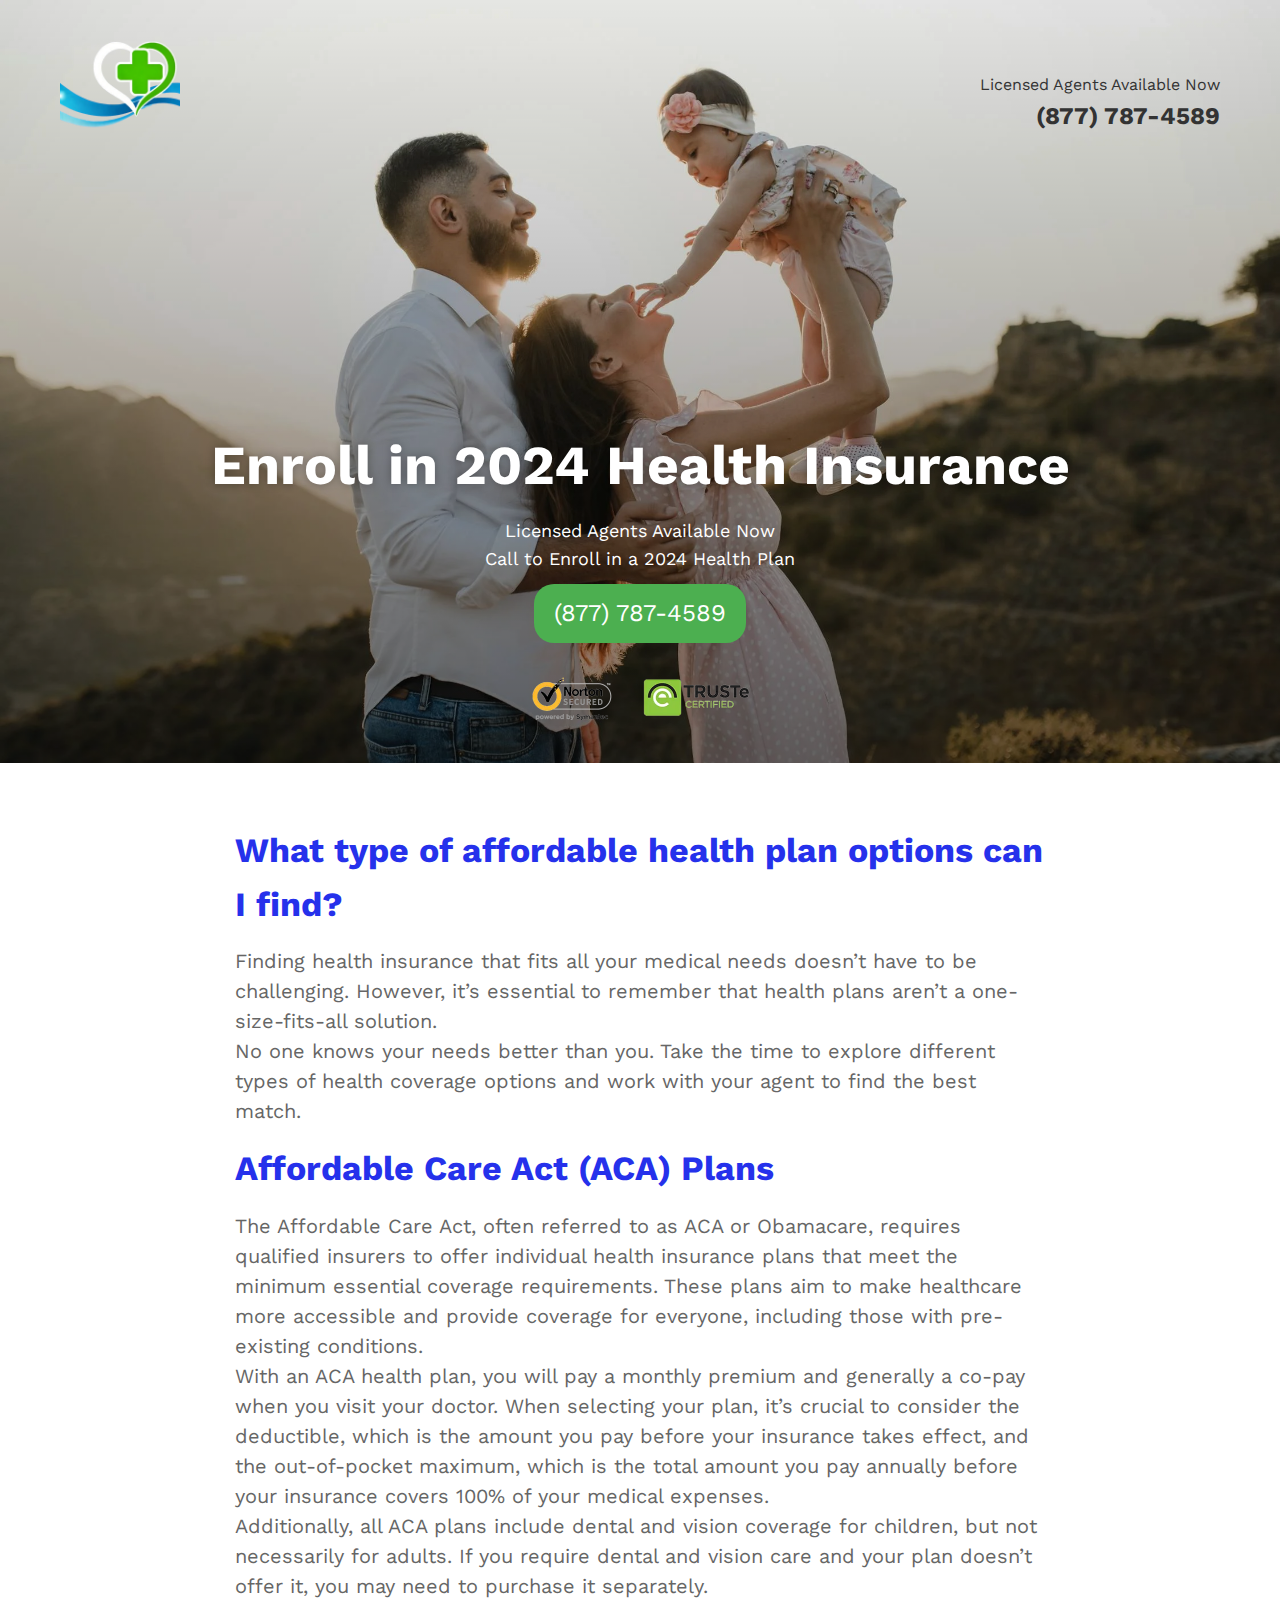
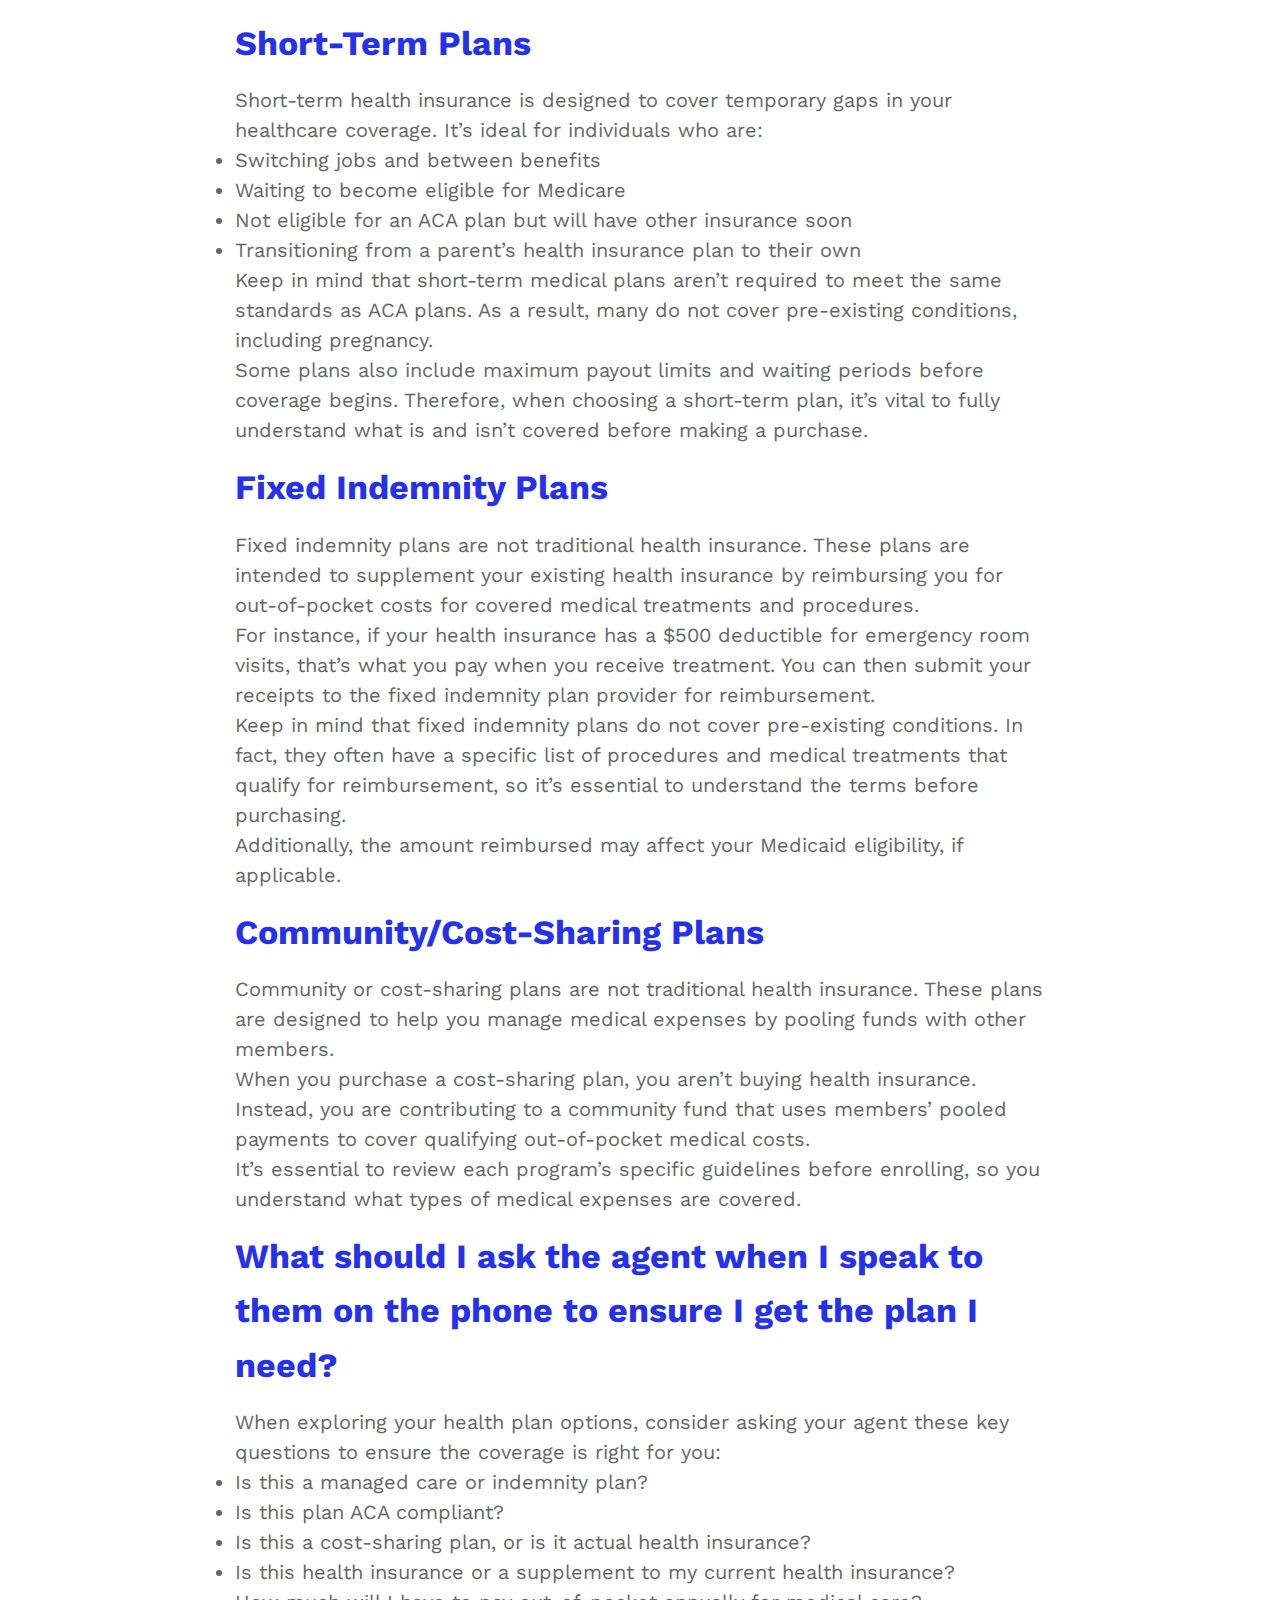
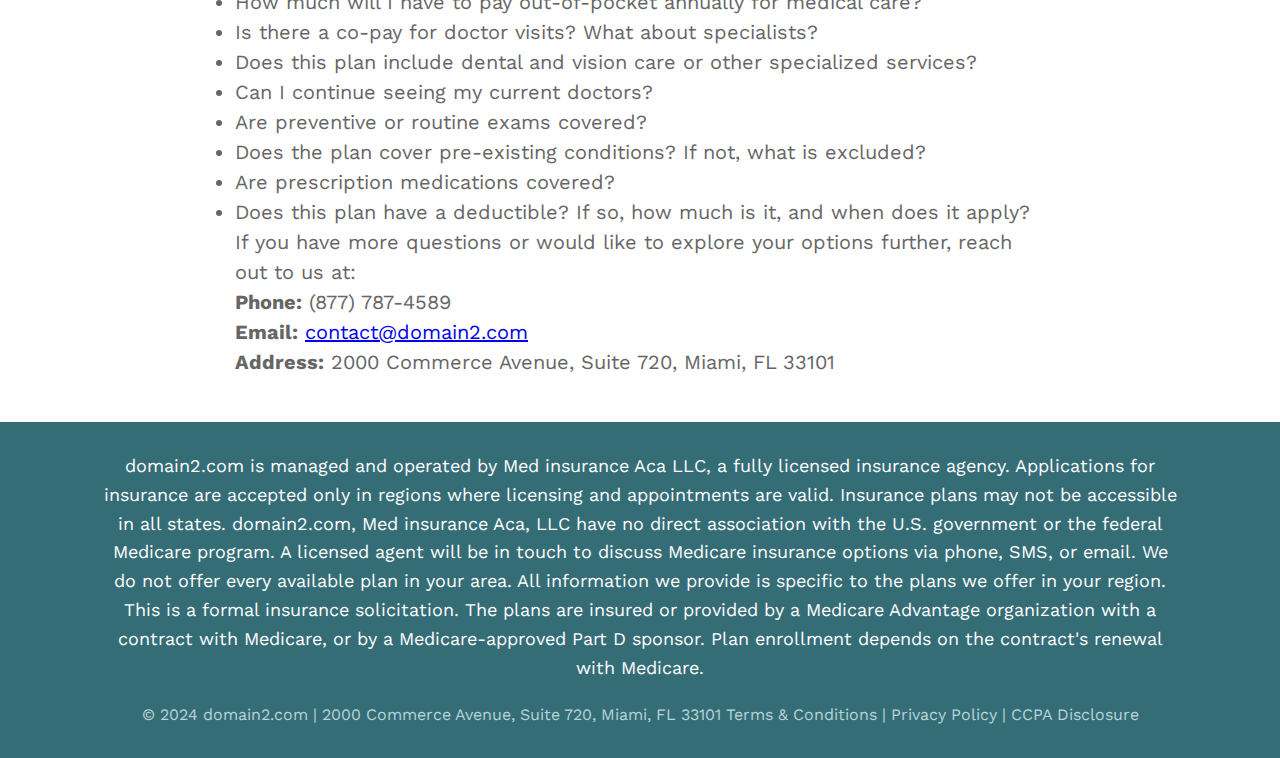
<file: questions.html>
<!DOCTYPE html>
<html lang="en">

<head>
    <meta charset="UTF-8">
    <meta name="viewport" content="width=device-width, initial-scale=1.0">
    <meta http-equiv="X-UA-Compatible" content="IE=edge">
    <title>domain2.com</title>
    <link rel="stylesheet" href="css/styles.css">
    <link rel="icon" href="/images/logo.webp" type="image/x-icon">
</head>

<body>
    
    <header class="header">
        <div class="container container__header">
            <div class="header__top">
                <div class="logo">
                    <a href="/">
                        <img src="images/logo.webp" alt="Get Me Health Insurance Logo">
                    </a>
                </div>
                <div class="header__call">
                    <a href="tel:8777874589" class="phone-number">
                        <span class="phone-text">Licensed Agents Available Now</span>
                        <span class="phone">(877) 787-4589</span>
                    </a>
                </div>
            </div>
            <div class="header__content">
                <h1>Enroll in 2024 Health Insurance</h1>
                <div class="licensed-text">
                    <p>Licensed Agents Available Now <br> Call to Enroll in a 2024 Health Plan</p>
                </div>
                <a href="tel:8777874589" class="btn-call">(877) 787-4589</a>
                <div class="header__img-wrapper">
                    <img src="./images/header.webp" alt="header">
                </div>
            </div>
        </div>
    </header>

   <main>
    <section class="max-width">
       <div class="container container__questions">
          <h1>What type of affordable health plan options can I find?</h1>
          <p>Finding health insurance that fits all your medical needs doesn’t have to be challenging. However, it’s essential to remember that health plans aren’t a one-size-fits-all solution.</p>
          <p>No one knows your needs better than you. Take the time to explore different types of health coverage options and work with your agent to find the best match.</p>

          <h2>Affordable Care Act (ACA) Plans</h2>
          <p>The Affordable Care Act, often referred to as ACA or Obamacare, requires qualified insurers to offer individual health insurance plans that meet the minimum essential coverage requirements. These plans aim to make healthcare more accessible and provide coverage for everyone, including those with pre-existing conditions.</p>
          <p>With an ACA health plan, you will pay a monthly premium and generally a co-pay when you visit your doctor. When selecting your plan, it’s crucial to consider the deductible, which is the amount you pay before your insurance takes effect, and the out-of-pocket maximum, which is the total amount you pay annually before your insurance covers 100% of your medical expenses.</p>
          <p>Additionally, all ACA plans include dental and vision coverage for children, but not necessarily for adults. If you require dental and vision care and your plan doesn’t offer it, you may need to purchase it separately.</p>

          <h2>Short-Term Plans</h2>
          <p>Short-term health insurance is designed to cover temporary gaps in your healthcare coverage. It’s ideal for individuals who are:</p>
          <ul>
             <li>Switching jobs and between benefits</li>
             <li>Waiting to become eligible for Medicare</li>
             <li>Not eligible for an ACA plan but will have other insurance soon</li>
             <li>Transitioning from a parent’s health insurance plan to their own</li>
          </ul>
          <p>Keep in mind that short-term medical plans aren’t required to meet the same standards as ACA plans. As a result, many do not cover pre-existing conditions, including pregnancy.</p>
          <p>Some plans also include maximum payout limits and waiting periods before coverage begins. Therefore, when choosing a short-term plan, it’s vital to fully understand what is and isn’t covered before making a purchase.</p>

          <h2>Fixed Indemnity Plans</h2>
          <p>Fixed indemnity plans are not traditional health insurance. These plans are intended to supplement your existing health insurance by reimbursing you for out-of-pocket costs for covered medical treatments and procedures.</p>
          <p>For instance, if your health insurance has a $500 deductible for emergency room visits, that’s what you pay when you receive treatment. You can then submit your receipts to the fixed indemnity plan provider for reimbursement.</p>
          <p>Keep in mind that fixed indemnity plans do not cover pre-existing conditions. In fact, they often have a specific list of procedures and medical treatments that qualify for reimbursement, so it’s essential to understand the terms before purchasing.</p>
          <p>Additionally, the amount reimbursed may affect your Medicaid eligibility, if applicable.</p>

          <h2>Community/Cost-Sharing Plans</h2>
          <p>Community or cost-sharing plans are not traditional health insurance. These plans are designed to help you manage medical expenses by pooling funds with other members.</p>
          <p>When you purchase a cost-sharing plan, you aren’t buying health insurance. Instead, you are contributing to a community fund that uses members’ pooled payments to cover qualifying out-of-pocket medical costs.</p>
          <p>It’s essential to review each program’s specific guidelines before enrolling, so you understand what types of medical expenses are covered.</p>

          <h2>What should I ask the agent when I speak to them on the phone to ensure I get the plan I need?</h2>
          <p>When exploring your health plan options, consider asking your agent these key questions to ensure the coverage is right for you:</p>
          <ul>
             <li>Is this a managed care or indemnity plan?</li>
             <li>Is this plan ACA compliant?</li>
             <li>Is this a cost-sharing plan, or is it actual health insurance?</li>
             <li>Is this health insurance or a supplement to my current health insurance?</li>
             <li>How much will I have to pay out-of-pocket annually for medical care?</li>
             <li>Is there a co-pay for doctor visits? What about specialists?</li>
             <li>Does this plan include dental and vision care or other specialized services?</li>
             <li>Can I continue seeing my current doctors?</li>
             <li>Are preventive or routine exams covered?</li>
             <li>Does the plan cover pre-existing conditions? If not, what is excluded?</li>
             <li>Are prescription medications covered?</li>
             <li>Does this plan have a deductible? If so, how much is it, and when does it apply?</li>
          </ul>
          <p>If you have more questions or would like to explore your options further, reach out to us at:</p>
          <p><strong>Phone:</strong> (877) 787-4589</p>
          <p><strong>Email:</strong> <a href="mailto:contact@domain2.com">contact@domain2.com</a></p>
          <p><strong>Address:</strong> 2000 Commerce Avenue, Suite 720, Miami, FL 33101</p>
       </div>
    </section>
</main>


     <footer class="footer-section">
    <p class="footer-text">
        domain2.com is managed and operated by Med insurance Aca LLC, a fully licensed insurance agency. Applications for insurance are accepted only in regions where licensing and appointments are valid. Insurance plans may not be accessible in all states. domain2.com, Med insurance Aca, LLC have no direct association with the U.S. government or the federal Medicare program. A licensed agent will be in touch to discuss Medicare insurance options via phone, SMS, or email. We do not offer every available plan in your area. All information we provide is specific to the plans we offer in your region. This is a formal insurance solicitation. The plans are insured or provided by a Medicare Advantage organization with a contract with Medicare, or by a Medicare-approved Part D sponsor. Plan enrollment depends on the contract's renewal with Medicare.
    </p>
    <p class="footer-copyright">
        © 2024 domain2.com | 2000 Commerce Avenue, Suite 720, Miami, FL 33101 <a href="terms.html">Terms & Conditions</a> | <a href="privacy.html">Privacy Policy</a> | <a href="ccpa.html">CCPA Disclosure</a>
    </p>
</footer>

<!-- Modal -->
    <div id="myModal" class="modal">
        <div class="modal-content">
            <span class="close">&times;</span>
            <div class="modal-container">
                <div class="modal-left">
                    <img src="/images/operator.jpeg" alt="Operator">
                </div>
                <div class="modal-right">
                    <h3>Looking For Medicare <br>Advantage Plans?</h3>
                    <a href="tel:8777874589" class="link_tel">
                        <p class="modal_p">
                            <svg xmlns="http://www.w3.org/2000/svg" width="25" height="25" viewBox="0 0 25 25"
                                fill="none" style="vertical-align: middle;">
                                <path
                                    d="M19.3977 15.7554C21.8034 16.7207 23.5984 18.0075 24.9597 19.521C25.3032 21.9718 23.3875 23.7687 21.6368 24.8721C17.4882 25.6054 11.5954 23.1544 6.72039 18.2795C1.84537 13.404 -0.605303 7.51157 0.127783 3.36305C1.23103 1.61239 3.02794 -0.303316 5.47884 0.0403413C6.99233 1.40186 8.27932 3.19693 9.24469 5.60287C9.40531 6.0034 9.31353 6.46048 9.01982 6.77674C8.53815 7.2955 7.66714 8.16965 6.32381 9.2971C5.9855 9.58108 5.90308 10.0662 6.11895 10.4515C7.05678 12.1253 8.27694 13.7451 9.76619 15.2344C11.2547 16.723 12.8765 17.9455 14.5477 18.8859C14.9334 19.1029 15.4198 19.0203 15.704 18.6809C16.8307 17.3351 17.7044 16.4632 18.2232 15.9812C18.5395 15.6869 18.9969 15.5946 19.3977 15.7554Z"
                                    fill="#197AA9" />
                            </svg>
                            <i class="fas fa-phone-alt"></i> (877) 787-4589
                        </p>
                    </a>
                    <p class="modal_p_undertel">Speak Directly with a Licensed Insurance Agent.</p>
                </div>
            </div>
        </div>
    </div>
    
    <script src="./scripts.js"></script>

</body>

</html>
</file>
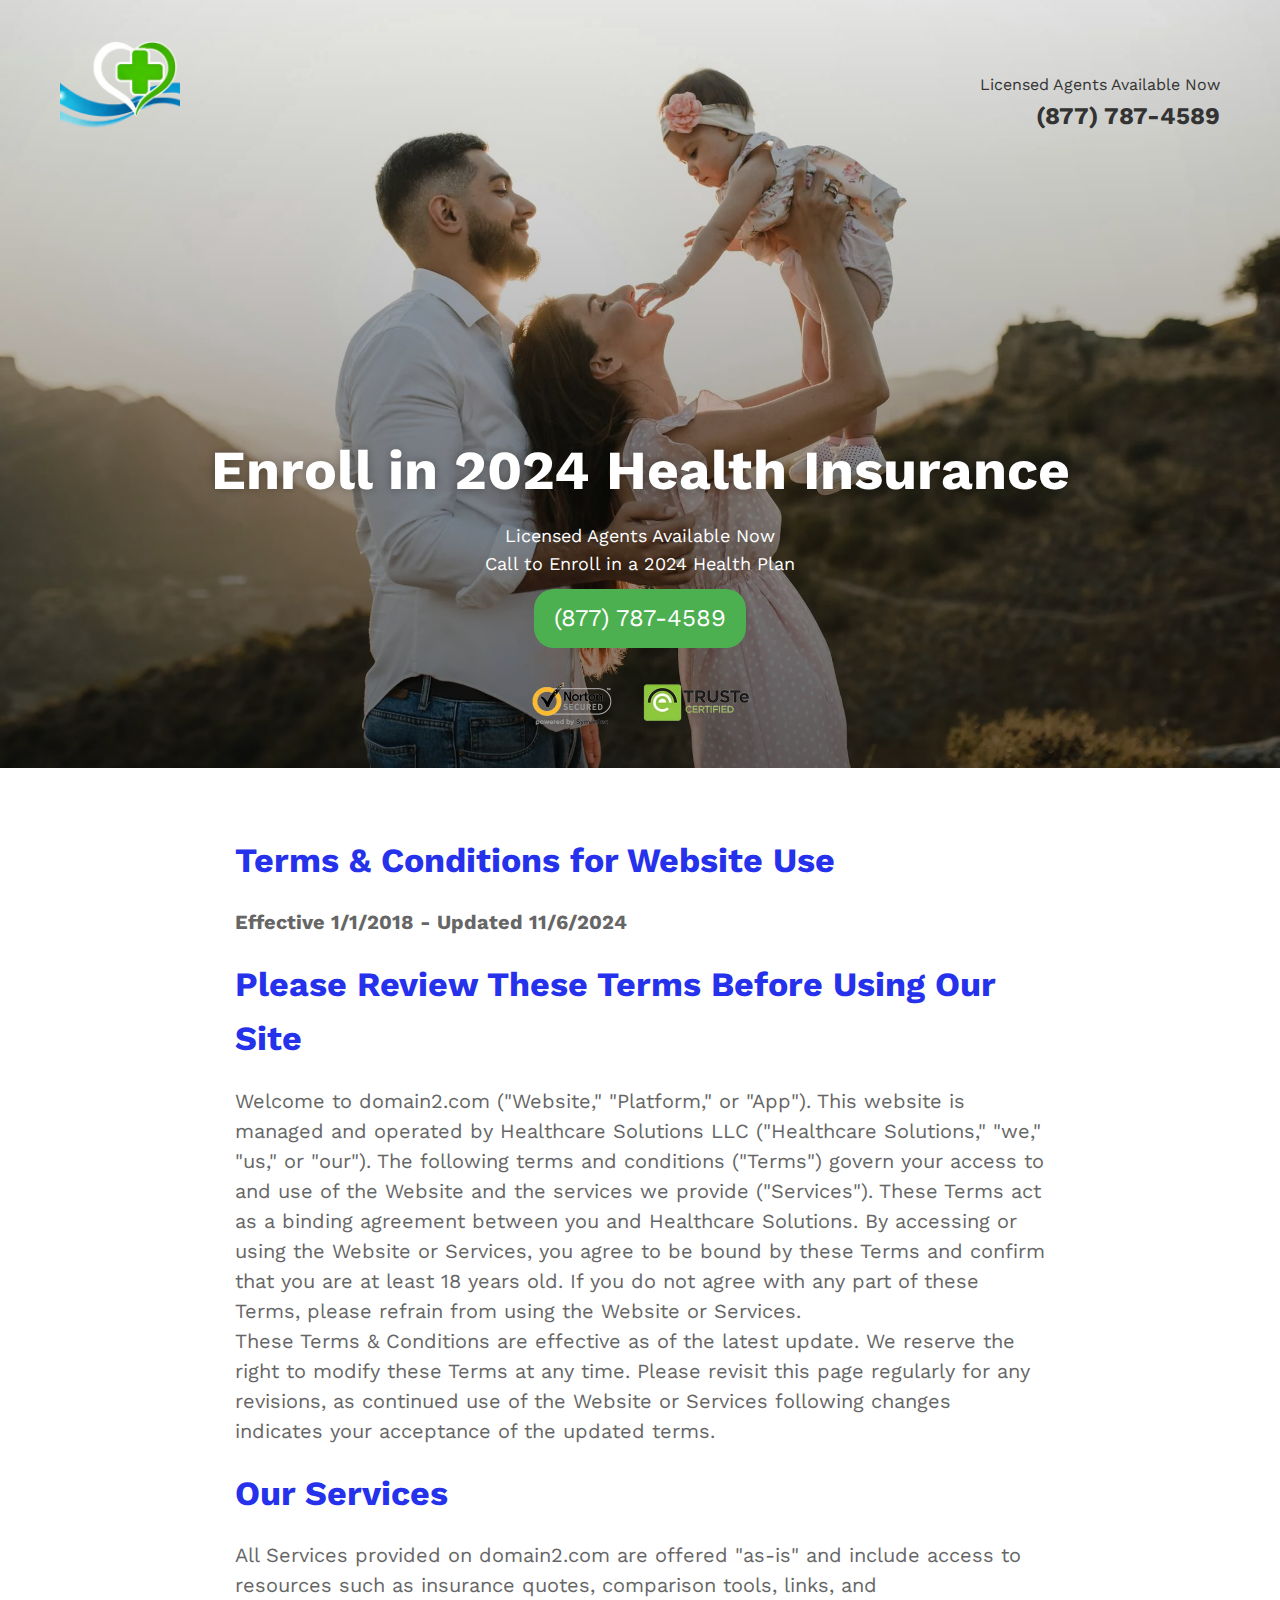
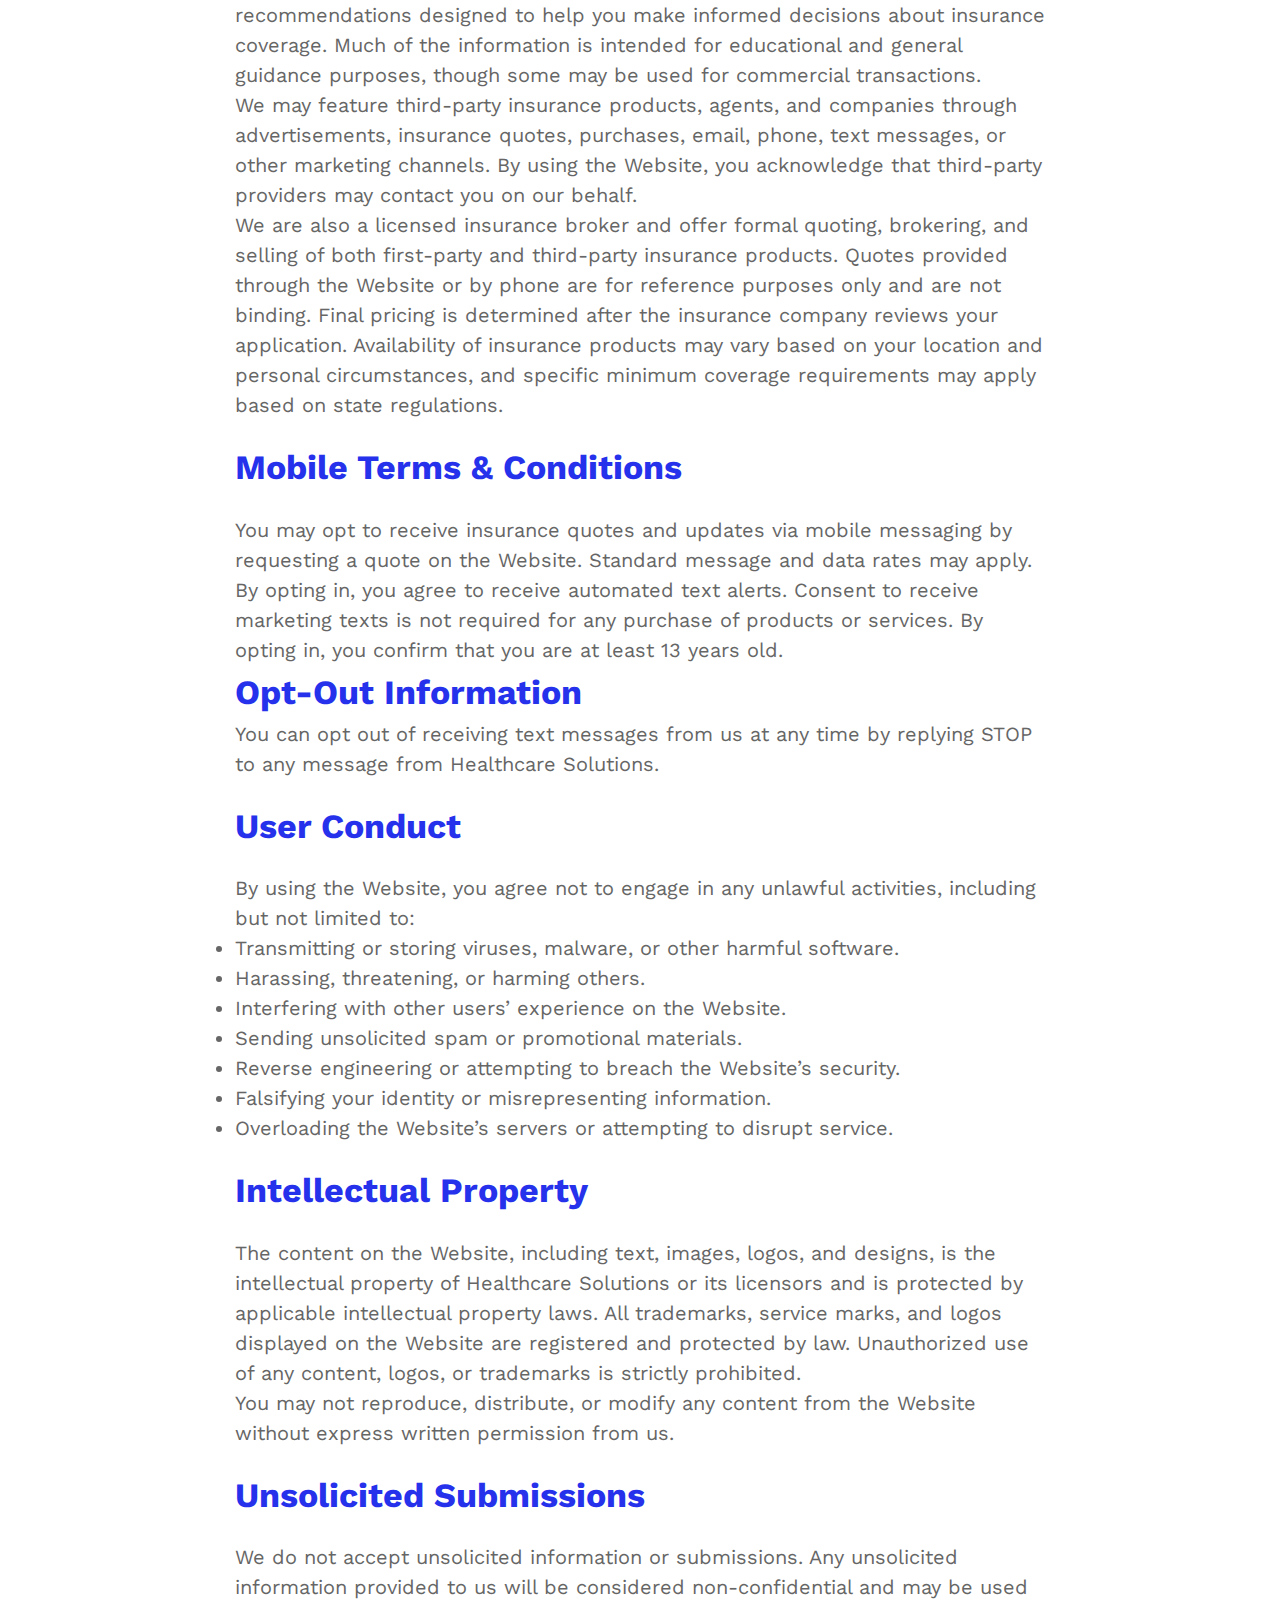
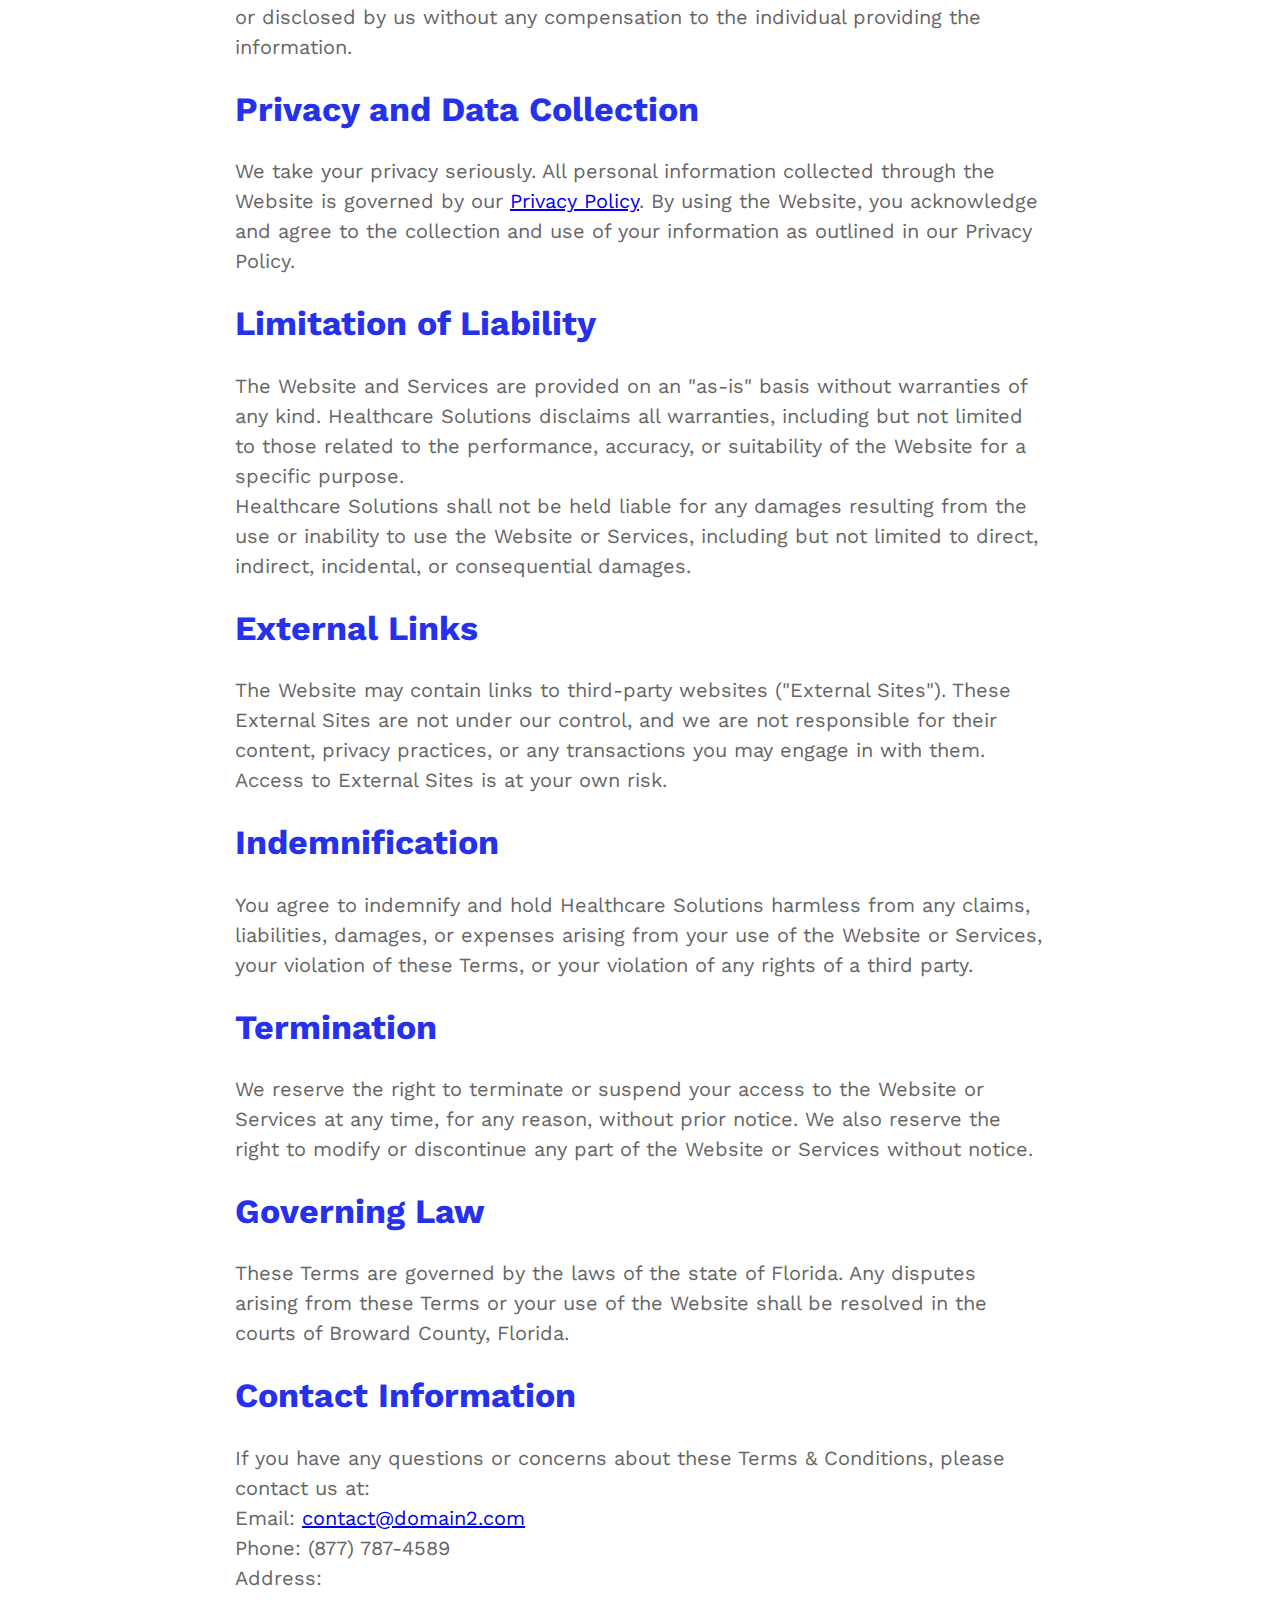
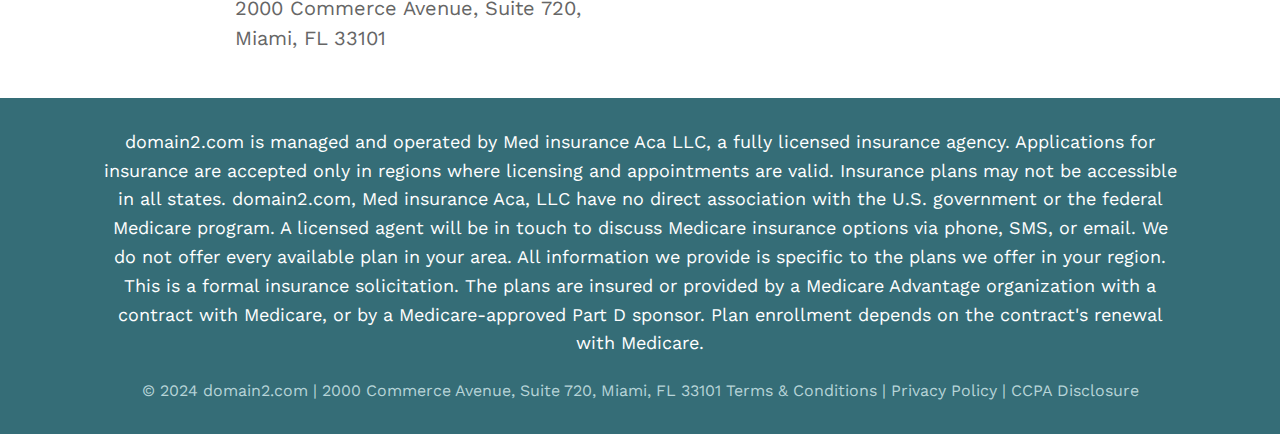
<file: terms.html>
<!DOCTYPE html>
<html lang="en">

<head>
    <meta charset="UTF-8">
    <meta name="viewport" content="width=device-width, initial-scale=1.0">
    <meta http-equiv="X-UA-Compatible" content="IE=edge">
    <title>domain2.com / Terms</title>
    <link rel="stylesheet" href="css/styles.css">
    <link rel="icon" href="/images/logo.webp" type="image/x-icon">
</head>
 
<style>
    h1, h2 {
            margin: 20px 0px;
    }
</style>

<body>
    
    <header class="header">
        <div class="container container__header">
            <div class="header__top">
                <div class="logo">
                    <a href="/">
                        <img src="images/logo.webp" alt="Get Me Health Insurance Logo">
                    </a>
                </div>
                <div class="header__call">
                    <a href="tel:8777874589" class="phone-number">
                        <span class="phone-text">Licensed Agents Available Now</span>
                        <span class="phone">(877) 787-4589</span>
                    </a>
                </div>
            </div>
            <div class="header__content">
                <h1>Enroll in 2024 Health Insurance</h1>
                <div class="licensed-text">
                    <p>Licensed Agents Available Now <br> Call to Enroll in a 2024 Health Plan</p>
                </div>
                <a href="tel:8777874589" class="btn-call">(877) 787-4589</a>
                <div class="header__img-wrapper">
                    <img src="./images/header.webp" alt="header">
                </div>
            </div>
        </div>
    </header>

  <main>
    <section class="max-width">
       <div class="container">
           <h2>Terms &amp; Conditions for Website Use</h2>
           <p><strong>Effective 1/1/2018 - Updated 11/6/2024</strong></p>
           <h2>Please Review These Terms Before Using Our Site</h2>
           <p>Welcome to domain2.com ("Website," "Platform," or "App"). This website is managed and operated by Healthcare Solutions LLC ("Healthcare Solutions," "we," "us," or "our"). The following terms and conditions ("Terms") govern your access to and use of the Website and the services we provide ("Services"). These Terms act as a binding agreement between you and Healthcare Solutions. By accessing or using the Website or Services, you agree to be bound by these Terms and confirm that you are at least 18 years old. If you do not agree with any part of these Terms, please refrain from using the Website or Services.</p>

           <p>These Terms &amp; Conditions are effective as of the latest update. We reserve the right to modify these Terms at any time. Please revisit this page regularly for any revisions, as continued use of the Website or Services following changes indicates your acceptance of the updated terms.</p>

           <h2>Our Services</h2>
           <p>All Services provided on domain2.com are offered "as-is" and include access to resources such as insurance quotes, comparison tools, links, and recommendations designed to help you make informed decisions about insurance coverage. Much of the information is intended for educational and general guidance purposes, though some may be used for commercial transactions.</p>

           <p>We may feature third-party insurance products, agents, and companies through advertisements, insurance quotes, purchases, email, phone, text messages, or other marketing channels. By using the Website, you acknowledge that third-party providers may contact you on our behalf.</p>

           <p>We are also a licensed insurance broker and offer formal quoting, brokering, and selling of both first-party and third-party insurance products. Quotes provided through the Website or by phone are for reference purposes only and are not binding. Final pricing is determined after the insurance company reviews your application. Availability of insurance products may vary based on your location and personal circumstances, and specific minimum coverage requirements may apply based on state regulations.</p>

           <h2>Mobile Terms &amp; Conditions</h2>
           <p>You may opt to receive insurance quotes and updates via mobile messaging by requesting a quote on the Website. Standard message and data rates may apply. By opting in, you agree to receive automated text alerts. Consent to receive marketing texts is not required for any purchase of products or services. By opting in, you confirm that you are at least 13 years old.</p>

           <h3>Opt-Out Information</h3>
           <p>You can opt out of receiving text messages from us at any time by replying STOP to any message from Healthcare Solutions.</p>

           <h2>User Conduct</h2>
           <p>By using the Website, you agree not to engage in any unlawful activities, including but not limited to:</p>
           <ul>
               <li>Transmitting or storing viruses, malware, or other harmful software.</li>
               <li>Harassing, threatening, or harming others.</li>
               <li>Interfering with other users’ experience on the Website.</li>
               <li>Sending unsolicited spam or promotional materials.</li>
               <li>Reverse engineering or attempting to breach the Website’s security.</li>
               <li>Falsifying your identity or misrepresenting information.</li>
               <li>Overloading the Website’s servers or attempting to disrupt service.</li>
           </ul>

           <h2>Intellectual Property</h2>
           <p>The content on the Website, including text, images, logos, and designs, is the intellectual property of Healthcare Solutions or its licensors and is protected by applicable intellectual property laws. All trademarks, service marks, and logos displayed on the Website are registered and protected by law. Unauthorized use of any content, logos, or trademarks is strictly prohibited.</p>

           <p>You may not reproduce, distribute, or modify any content from the Website without express written permission from us.</p>

           <h2>Unsolicited Submissions</h2>
           <p>We do not accept unsolicited information or submissions. Any unsolicited information provided to us will be considered non-confidential and may be used or disclosed by us without any compensation to the individual providing the information.</p>

           <h2>Privacy and Data Collection</h2>
           <p>We take your privacy seriously. All personal information collected through the Website is governed by our <a href="privacy-policy.html">Privacy Policy</a>. By using the Website, you acknowledge and agree to the collection and use of your information as outlined in our Privacy Policy.</p>

           <h2>Limitation of Liability</h2>
           <p>The Website and Services are provided on an "as-is" basis without warranties of any kind. Healthcare Solutions disclaims all warranties, including but not limited to those related to the performance, accuracy, or suitability of the Website for a specific purpose.</p>

           <p>Healthcare Solutions shall not be held liable for any damages resulting from the use or inability to use the Website or Services, including but not limited to direct, indirect, incidental, or consequential damages.</p>

           <h2>External Links</h2>
           <p>The Website may contain links to third-party websites ("External Sites"). These External Sites are not under our control, and we are not responsible for their content, privacy practices, or any transactions you may engage in with them. Access to External Sites is at your own risk.</p>

           <h2>Indemnification</h2>
           <p>You agree to indemnify and hold Healthcare Solutions harmless from any claims, liabilities, damages, or expenses arising from your use of the Website or Services, your violation of these Terms, or your violation of any rights of a third party.</p>

           <h2>Termination</h2>
           <p>We reserve the right to terminate or suspend your access to the Website or Services at any time, for any reason, without prior notice. We also reserve the right to modify or discontinue any part of the Website or Services without notice.</p>

           <h2>Governing Law</h2>
           <p>These Terms are governed by the laws of the state of Florida. Any disputes arising from these Terms or your use of the Website shall be resolved in the courts of Broward County, Florida.</p>

           <h2>Contact Information</h2>
           <p>If you have any questions or concerns about these Terms &amp; Conditions, please contact us at:</p>

           <p>Email: <a href="mailto:contact@domain2.com">contact@domain2.com</a><br>
              Phone: (877) 787-4589</p>

           <p>Address:<br>
              2000 Commerce Avenue, Suite 720,<br>
              Miami, FL 33101</p>
        </div>
    </section>
</main>


     <footer class="footer-section">
    <p class="footer-text">
        domain2.com is managed and operated by Med insurance Aca LLC, a fully licensed insurance agency. Applications for insurance are accepted only in regions where licensing and appointments are valid. Insurance plans may not be accessible in all states. domain2.com, Med insurance Aca, LLC have no direct association with the U.S. government or the federal Medicare program. A licensed agent will be in touch to discuss Medicare insurance options via phone, SMS, or email. We do not offer every available plan in your area. All information we provide is specific to the plans we offer in your region. This is a formal insurance solicitation. The plans are insured or provided by a Medicare Advantage organization with a contract with Medicare, or by a Medicare-approved Part D sponsor. Plan enrollment depends on the contract's renewal with Medicare.
    </p>
    <p class="footer-copyright">
        © 2024 domain2.com | 2000 Commerce Avenue, Suite 720, Miami, FL 33101 <a href="terms.html">Terms & Conditions</a> | <a href="privacy.html">Privacy Policy</a> | <a href="ccpa.html">CCPA Disclosure</a>
    </p>
</footer>

<!-- Modal -->
    <div id="myModal" class="modal">
        <div class="modal-content">
            <span class="close">&times;</span>
            <div class="modal-container">
                <div class="modal-left">
                    <img src="/images/operator.jpeg" alt="Operator">
                </div>
                <div class="modal-right">
                    <h3>Looking For Medicare <br>Advantage Plans?</h3>
                    <a href="tel:8777874589" class="link_tel">
                        <p class="modal_p">
                            <svg xmlns="http://www.w3.org/2000/svg" width="25" height="25" viewBox="0 0 25 25"
                                fill="none" style="vertical-align: middle;">
                                <path
                                    d="M19.3977 15.7554C21.8034 16.7207 23.5984 18.0075 24.9597 19.521C25.3032 21.9718 23.3875 23.7687 21.6368 24.8721C17.4882 25.6054 11.5954 23.1544 6.72039 18.2795C1.84537 13.404 -0.605303 7.51157 0.127783 3.36305C1.23103 1.61239 3.02794 -0.303316 5.47884 0.0403413C6.99233 1.40186 8.27932 3.19693 9.24469 5.60287C9.40531 6.0034 9.31353 6.46048 9.01982 6.77674C8.53815 7.2955 7.66714 8.16965 6.32381 9.2971C5.9855 9.58108 5.90308 10.0662 6.11895 10.4515C7.05678 12.1253 8.27694 13.7451 9.76619 15.2344C11.2547 16.723 12.8765 17.9455 14.5477 18.8859C14.9334 19.1029 15.4198 19.0203 15.704 18.6809C16.8307 17.3351 17.7044 16.4632 18.2232 15.9812C18.5395 15.6869 18.9969 15.5946 19.3977 15.7554Z"
                                    fill="#197AA9" />
                            </svg>
                            <i class="fas fa-phone-alt"></i> (877) 787-4589
                        </p>
                    </a>
                    <p class="modal_p_undertel">Speak Directly with a Licensed Insurance Agent.</p>
                </div>
            </div>
        </div>
    </div>
    
    <script src="./scripts.js"></script>
   
</body>

</html>
</file>
<file: css/styles.css>
@import url("https://fonts.googleapis.com/css2?family=Nunito+Sans:ital,opsz,wght@0,6..12,200..1000;1,6..12,200..1000&family=SUSE:wght@100..800&family=Work+Sans:ital,wght@0,100..900;1,100..900&display=swap");
* {
  margin: 0;
  padding: 0;
  box-sizing: border-box;
}

body {
  font-family: "Work Sans", system-ui;
  font-optical-sizing: auto;
  font-style: normal;
  line-height: 1.6;
}

.container {
  max-width: 1200px;
  margin: 0 auto;
  padding: 20px;
  text-align: center;
}

.container__header {
  display: flex;
  justify-content: center;
  align-items: center;
  flex-direction: column;
  gap: 200px;
}

@media screen and (min-width: 1200px) {
  .container__header {
    gap: 230px;
  }
}

.header {
  padding: 20px 0;
  background-image: linear-gradient(rgb(0 0 0 / 0%), rgba(0, 0, 0, 0.5)),
    url(../images/main.webp);
  background-size: cover;
  /* height: 90vh; */
  background-position: 900px;
}

@media screen and (min-width: 1200px) {
  .header {
    background-position: top;
  }
}

.header__top {
  display: flex;
  justify-content: space-between;
  align-items: center;
}

@media screen and (min-width: 1200px) {
  .header__top {
    display: flex;
    justify-content: space-between;
    width: 100%;
  }
}

.header__banner {
  width: 100%;
  background: #1414ff;
  padding: 10px;
  text-align: center;
}

.header__banner p {
  color: #fff;
  font-weight: 600;
  font-size: 24px;
  padding: 20px;
}

.header__banner p > span {
  color: aquamarine;
}

.logo img {
  max-width: 120px;
  border-radius: 5px;
}

.header__call {
  text-align: right;
}

@media screen and (max-width: 768px) {
  .header__call {
    margin-top: 50px;
    max-width: 150px;
    text-align: center;
    text-shadow: 0 0 1px #ffffff;
  }
}

.header__img-wrapper {
  display: flex;
  justify-content: center;
  align-items: center;
  margin-top: 30px;
}

.header__img-wrapper img {
  height: 50px;
}

.phone-number {
  text-decoration: none;
  color: #333;
  font-size: 16px;
}

.phone {
  display: block;
  font-size: 24px;
  font-weight: bold;
}

.header__content {
  margin-top: 20px;
}

header h1 {
  color: #fff;
  text-shadow: 0 0 10px rgba(0, 0, 0, 0.3);
  text-align: center;
  font-size: 55px;
  line-height: 64px;
}

p {
  font-size: 18px;
  color: #666;
}

.zip-form {
  margin: 20px 0;
}

.zip-input {
  padding: 10px;
  font-size: 18px;
  width: 200px;
  margin-right: 10px;
}

.btn-primary {
  padding: 10px 20px;
  font-size: 18px;
  background-color: #007bff;
  color: #fff;
  border: none;
  cursor: pointer;
  border-radius: 5px;
}

.btn-primary:hover {
  background-color: #0056b3;
}

.licensed-text p {
  margin-top: 20px;
  font-size: 18px;
  color: #fff;
}

.btn-call {
  display: inline-block;
  margin-top: 10px;
  padding: 10px 20px;
  font-size: 24px;
  border-radius: 20px;
  background-color: #4caf50;
  color: white;
  text-decoration: none;
}

.btn-call:hover {
  background-color: #45a049;
}

/* Media Queries для адаптивности */
@media (max-width: 768px) {
  .header__top {
    flex-direction: column;
    text-align: center;
  }

  h1 {
    font-size: 28px;
  }

  .zip-input {
    width: 150px;
    font-size: 16px;
  }

  .btn-primary,
  .btn-call {
    font-size: 2rem;
    padding: 8px 15px;
  }

  .phone-number .phone {
    font-size: 18px;
    text-align: center;
  }
}

/* Основные стили для секции с провайдерами */
.health-plans {
  text-align: center;
  padding: 20px 0;
}

.health-plans h2 {
  font-size: 24px;
  margin-bottom: 20px;
  color: #4a5f91; /* Синий цвет заголовка */
  text-align: center;
}

/* Стили для контейнера с провайдерами */
.health-providers {
  display: flex;
  justify-content: space-around;
  align-items: center;
  gap: 20px;
  flex-wrap: wrap;
}

.provider img {
  max-width: 150px; /* Ширина изображения логотипа */
  height: auto;
}

/* Адаптация для мобильных устройств */
@media (max-width: 768px) {
  .health-providers {
    flex-direction: column; /* Логотипы идут сверху вниз */
    gap: 15px;
  }

  .provider img {
    max-width: 120px; /* Уменьшаем ширину логотипов на мобильных */
  }
}

.plans-section {
  text-align: center;
  padding: 20px;
}

.tabs {
  margin-bottom: 20px;
  display: flex;
  justify-content: center;
  align-items: center;
}

.tab-button {
  padding: 10px 20px;
  border: none;
  border-radius: 20px;
  background-color: #6469ef;
  color: white;
  cursor: pointer;
  margin: 0 5px;
  min-height: 50px;
}

.tab-button.active {
  background-color: #3e44b1;
}

.plan-content {
  max-width: 600px;
  margin: 0 auto;
}

.plan {
  display: none;
}

.plan.active {
  display: block;
}

.plan img {
  width: 100%;
  border-radius: 20px;
  margin-bottom: 15px;
}

.view-plans-button {
  margin-top: 20px;
}

.btn {
  padding: 15px 30px;
  background-color: #3e44b1;
  color: white;
  border-radius: 20px;
  text-decoration: none;
  font-size: 16px;
  transition: background-color 0.3s ease;
}

.btn:hover {
  background-color: #2d34a1;
}

/* Адаптивность */
@media (max-width: 768px) {
  .tab-button {
    font-size: 18px;
    padding: 8px 15px;
  }

  .plan img {
    width: 100%;
    height: auto;
  }

  .btn {
    font-size: 18px;
    padding: 10px 20px;
  }
}

.plan p {
  padding: 10px;
  line-height: 1.6;
}

.how-it-works-section {
  text-align: center;
  padding: 20px 20px;
  background-color: #eaf2f7;
}

.section-title {
  color: #336699;
  font-size: 18px;
  letter-spacing: 1.5px;
  margin-bottom: 10px;
  text-transform: uppercase;
}

.main-title {
  font-size: 28px;
  color: #12375e;
  font-weight: bold;
  margin-bottom: 20px;
  text-align: center;
}

.description {
  font-size: 16px;
  color: #6b7b91;
  line-height: 1.6;
  max-width: 600px;
  margin: 0 auto;
}

/* Адаптивность */
@media (max-width: 768px) {
  .main-title {
    font-size: 22px;
  }

  .description {
    font-size: 18px;
  }
}

.testimonials-section {
  text-align: center;
  padding: 40px 20px;
  background-color: #eaf2f7;
}

.section-title {
  font-size: 24px;
  color: #000;
  font-weight: bold;
  margin-bottom: 30px;
}

.testimonials {
  display: flex;
  justify-content: space-around;
  gap: 20px;
  flex-wrap: wrap;
  margin-top: 20px;
}

.testimonial {
  background-color: #fff;
  border-radius: 15px;
  padding: 20px;
  width: 300px;
  box-shadow: 0 4px 10px rgba(0, 0, 0, 0.1);
  position: relative;
}

.customer-name {
  font-size: 16px;
  color: #6f73ff;
  margin-bottom: 10px;
}

.date {
  font-size: 18px;
  color: #c2c2c2;
  position: absolute;
  top: 20px;
  right: 20px;
}

.testimonial-text {
  font-size: 18px;
  color: #333;
  margin-bottom: 20px;
  line-height: 1.5;
}

.stars {
  font-size: 20px;
  color: #6f73ff;
}

/* Адаптивность */
@media (max-width: 768px) {
  .testimonials {
    flex-direction: column;
    align-items: center;
  }

  .testimonial {
    width: 90%;
    margin-bottom: 20px;
  }

  .section-title {
    font-size: 20px;
  }
}

.about-us-section {
  display: flex;
  justify-content: space-between;
  align-items: center;
  padding: 40px 20px;
  background-color: #fff;
}

@media screen and (min-width: 1200px) {
  .about-us-section {
    justify-content: center;
  }
}

.about-us-content {
  max-width: 50%;
}

.section-title {
  color: #6f73ff;
  font-size: 18px;
  letter-spacing: 1.5px;
  text-transform: uppercase;
  margin-bottom: 10px;
}

.main-title {
  font-size: 28px;
  color: #12375e;
  font-weight: bold;
  margin-bottom: 20px;
}

.description {
  font-size: 16px;
  color: #333;
  margin-bottom: 20px;
}

.features-list {
  list-style: none;
  margin-bottom: 30px;
  margin-top: 30px;
}

.features-list li {
  font-size: 16px;
  color: #12375e;
  margin-bottom: 10px;
}

.btn {
  padding: 15px 30px;
  background-color: #0066cc;
  color: white;
  border-radius: 20px;
  text-decoration: none;
  font-size: 16px;
  transition: background-color 0.3s ease;
}

.btn:hover {
  background-color: #004c99;
}

@media screen and (min-width: 1200px) {
  .about-us-image {
    max-width: 60%;
  }
}

.about-us-image img {
  max-width: 70%;
  border-radius: 10px;
}

@media screen and (min-width: 1200px) {
  .about-us-image img {
    max-width: 70%;
    border-radius: 10px;
    margin: 0px auto;
    width: 100%;
    display: flex;
    justify-content: center;
    align-items: center;
    margin-top: 25px;
  }
}

/* Адаптивность */
@media (max-width: 768px) {
  .about-us-section {
    flex-direction: column;
    text-align: center;
    gap: 35px;
  }

  .about-us-content {
    max-width: 100%;
    margin-bottom: 20px;
  }

  .main-title {
    font-size: 22px;
  }

  .btn {
    font-size: 18px;
    padding: 10px 20px;
  }
}

@media screen and (min-width: 1200px) {
  .container__about {
    display: flex;
    justify-content: center;
    align-items: center;
  }
}

.footer-section {
  background-color: #356d77;
  padding: 20px;
  color: white;
  text-align: center;
}

@media screen and (min-width: 1200px) {
  .footer-section {
    padding: 30px 100px;
  }
}

.footer-text {
  font-size: 18px;
  line-height: 1.6;
  color: white;
  margin-bottom: 20px;
}

.footer-text a {
  color: #b7d4d8;
  text-decoration: none;
}

.footer-text a:hover {
  text-decoration: underline;
}

.footer-copyright {
  font-size: 16px;
  color: #b7d4d8;
}

.footer-copyright a {
  color: #b7d4d8;
  text-decoration: none;
}

.footer-copyright a:hover {
  text-decoration: underline;
}

/* Адаптивность */
@media (max-width: 768px) {
  .footer-text {
    font-size: 14px;
  }

  .footer-copyright {
    font-size: 16px;
  }
}

.container__questions p {
  line-height: 35px;
}

.container__questions h2,
h1 {
  margin: 15px 0px;
}

.how-it-works-section {
  text-align: center;
  padding: 40px 20px;
  background-color: #f9fbfd;
}

.section-title {
  color: #4b72d4;
  font-size: 18px;
  letter-spacing: 1.5px;
  margin-bottom: 10px;
  text-transform: uppercase;
}

.main-title {
  font-size: 28px;
  color: #12375e;
  font-weight: bold;
  margin-bottom: 20px;
}

.description {
  font-size: 16px;
  color: #6b7b91;
  line-height: 1.6;
  max-width: 600px;
  margin: 0 auto 0px;
}

.steps-container {
  display: flex;
  justify-content: space-between;
  gap: 20px;
  flex-wrap: wrap;
  margin-top: 45px;
}

.step {
  background-color: #ffffff;
  border-radius: 15px;
  padding: 20px;
  width: 300px;
  box-shadow: 0 4px 10px rgba(0, 0, 0, 0.1);
  text-align: center;
}

.icon {
  margin-bottom: 15px;
}

.step-title {
  font-size: 18px;
  color: #12375e;
  font-weight: bold;
  margin-bottom: 10px;
  text-align: center;
}

.step-description {
  font-size: 18px;
  color: #6b7b91;
}

/* Адаптивность */
@media (max-width: 768px) {
  .steps-container {
    flex-direction: column;
    align-items: center;
  }

  .step {
    width: 100%;
    max-width: 350px;
    margin-bottom: 20px;
  }
}

/* Стили для секции */
.cta-section {
  background-color: #0a2a53;
  color: white;
  text-align: center;
  padding: 40px 20px;
  /* border-radius: 10px; */
}

.cta-container h2 {
  font-size: 28px;
  margin-bottom: 20px;
  text-align: center;
  color: #fff;
}

.cta-container p {
  font-size: 16px;
  margin-bottom: 30px;
  color: #fff;
}

.cta-button {
  background-color: #1f6ed4;
  color: white;
  padding: 15px 30px;
  border: none;
  border-radius: 5px;
  cursor: pointer;
  font-size: 16px;
  transition: background-color 0.3s ease;
}

.cta-button:hover {
  background-color: #15529c;
}

.contact_phone a {
  border-radius: 10px;
  background: #d6e8ff;
  color: #347d88;
  box-shadow: 0px 2px 4px 0px rgba(0, 0, 0, 0.25);
  padding: 20px;
  font-weight: 600;
  text-decoration: none;
  font-size: 1.5rem;
  display: flex;
  justify-content: center;
  align-items: center;
}

@media screen and (min-width: 1200px) {
  .contact_phone a {
    font-size: 2rem;
  }
}

.max-width {
  max-width: 900px;
  margin: 0px auto;
  padding: 25px;
}

.max-width h1,
h2,
h3 {
  text-align: left;
  color: #2531eb;
  font-size: 34px;
}

.max-width p,
ul {
  text-align: left;
  line-height: 30px;
  color: #666;
  font-size: 20px;
}

/* MODAL */

.link_tel {
  text-decoration: none;
}

.modal {
  display: none; /* Скрыто по умолчанию */
  position: fixed;
  z-index: 1000;
  left: 0;
  top: 0;
  width: 100%;
  height: 100%;
  background-color: rgba(0, 0, 0, 0.5); /* Затемненный фон */
  justify-content: center;
  align-items: center;
}

.modal {
  display: none; /* Скрыто по умолчанию */
  position: fixed;
  z-index: 1000;
  left: 0;
  top: 0;
  width: 100%;
  height: 100%;
  background-color: rgba(0, 0, 0, 0.5); /* Затемненный фон */
  justify-content: center;
  align-items: center;
}

.modal-content {
  display: flex;
  width: 700px; /* Общая ширина модального окна */
  max-width: 90%;
  /* background-color: white; */
  border-radius: 8px;
  box-shadow: 0 4px 8px rgba(0, 0, 0, 0.1);
  position: relative;
  overflow: hidden; /* Чтобы изображение и синий фон не выходили за границы */
  gap: 0.4rem;
  width: 600px;
  /* height: 550px; */
}

@media screen and (min-width: 1200px) {
  .modal-content {
    height: 355px;
  }
}

.modal-container {
  display: flex;
  width: 100%;
  flex-direction: column-reverse;
  height: 495px;
  gap: 50px;
  background-color: #3c5997;
}

@media screen and (min-width: 1200px) {
  .modal-container {
    display: flex;
    width: 100%;
    flex-direction: row;
    height: auto;
    gap: 0px;
  }
}

.modal-left {
  background-color: #3b5998; /* Синий фон за изображением */
  width: 33%;
  /* height: 50%; */
  width: 100%;
  height: 20%;
  padding: 20px;
  display: flex;
  justify-content: center;
  align-items: center;
  position: relative;
}

@media screen and (min-width: 1200px) {
  .modal-left {
    width: 33%;
    height: 50%;
  }
}

.modal-left img {
  height: auto;
  position: absolute;
  bottom: 0;
  max-width: 60%;
}

@media screen and (min-width: 1200px) {
  .modal-left img {
    max-width: 190%;
  }
}

@media screen and (min-width: 1200px) {
  .modal-left {
    max-width: 120%;
    height: auto;
  }
}

.modal-right {
  padding: 20px;
  flex: 1;
  display: flex;
  justify-content: start;
  align-items: center;
  flex-direction: column;
  background-color: #f9fafc;
}

@media screen and (min-width: 1200px) {
  .modal-right {
    justify-content: center;
  }
}

.modal-right h3 {
  color: #003366;
  font-weight: 800;
  font-size: 1.8rem;
  margin: 0 0 15px;
  text-align: center;
}

.modal_p {
  background-color: #f0f0f0;
  color: #003366;
  font-size: 1.2rem;
  padding: 10px 20px;
  border-radius: 5px;
  margin: 10px 0;
  display: inline-flex;
  align-items: center;
  gap: 10px;
  border-radius: 10px;
  background: #e4eaf2;
  box-shadow: 0 2px 4px 0 rgba(0, 0, 0, 0.25);
  padding: 20px;
  color: #197aa9;
  font-size: 20px;
  font-weight: 800;
  line-height: 28px;
  text-align: center;
  display: flex;
  justify-content: center;
  align-items: center;
  letter-spacing: 1.3px;
}

.modal_p i {
  font-size: 1.5rem;
  color: #003366;
}

.modal_p_undertel {
  /* color: #6b6b6b; */
  font-size: 1rem;
  margin: 5px 0 0;
  color: #002e58;
  font-weight: 500;
  margin: 15px 0 0;
  text-align: center;
}

.close {
  position: absolute;
  top: 10px;
  right: 10px;
  font-size: 1.5rem;
  cursor: pointer;
}

.modal_p_undertel {
  font-size: 1.3rem;
}
</file>
